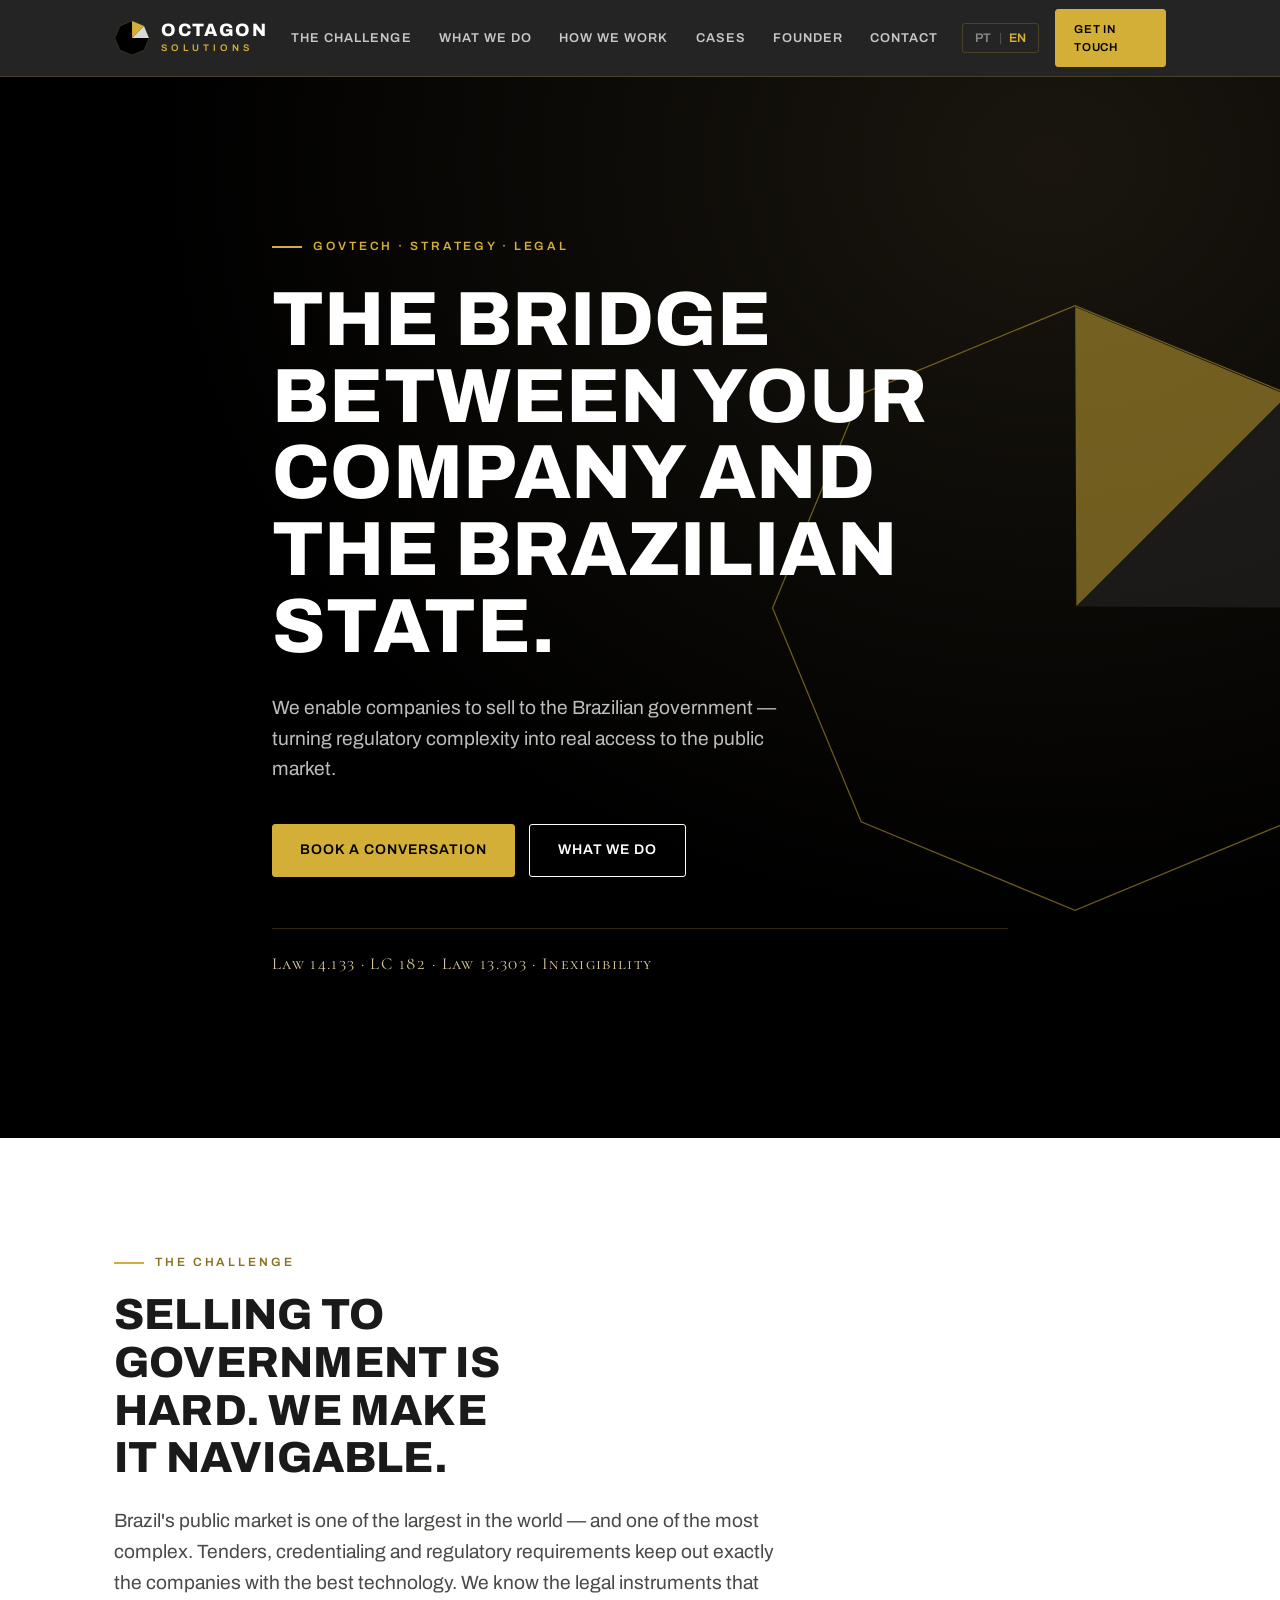
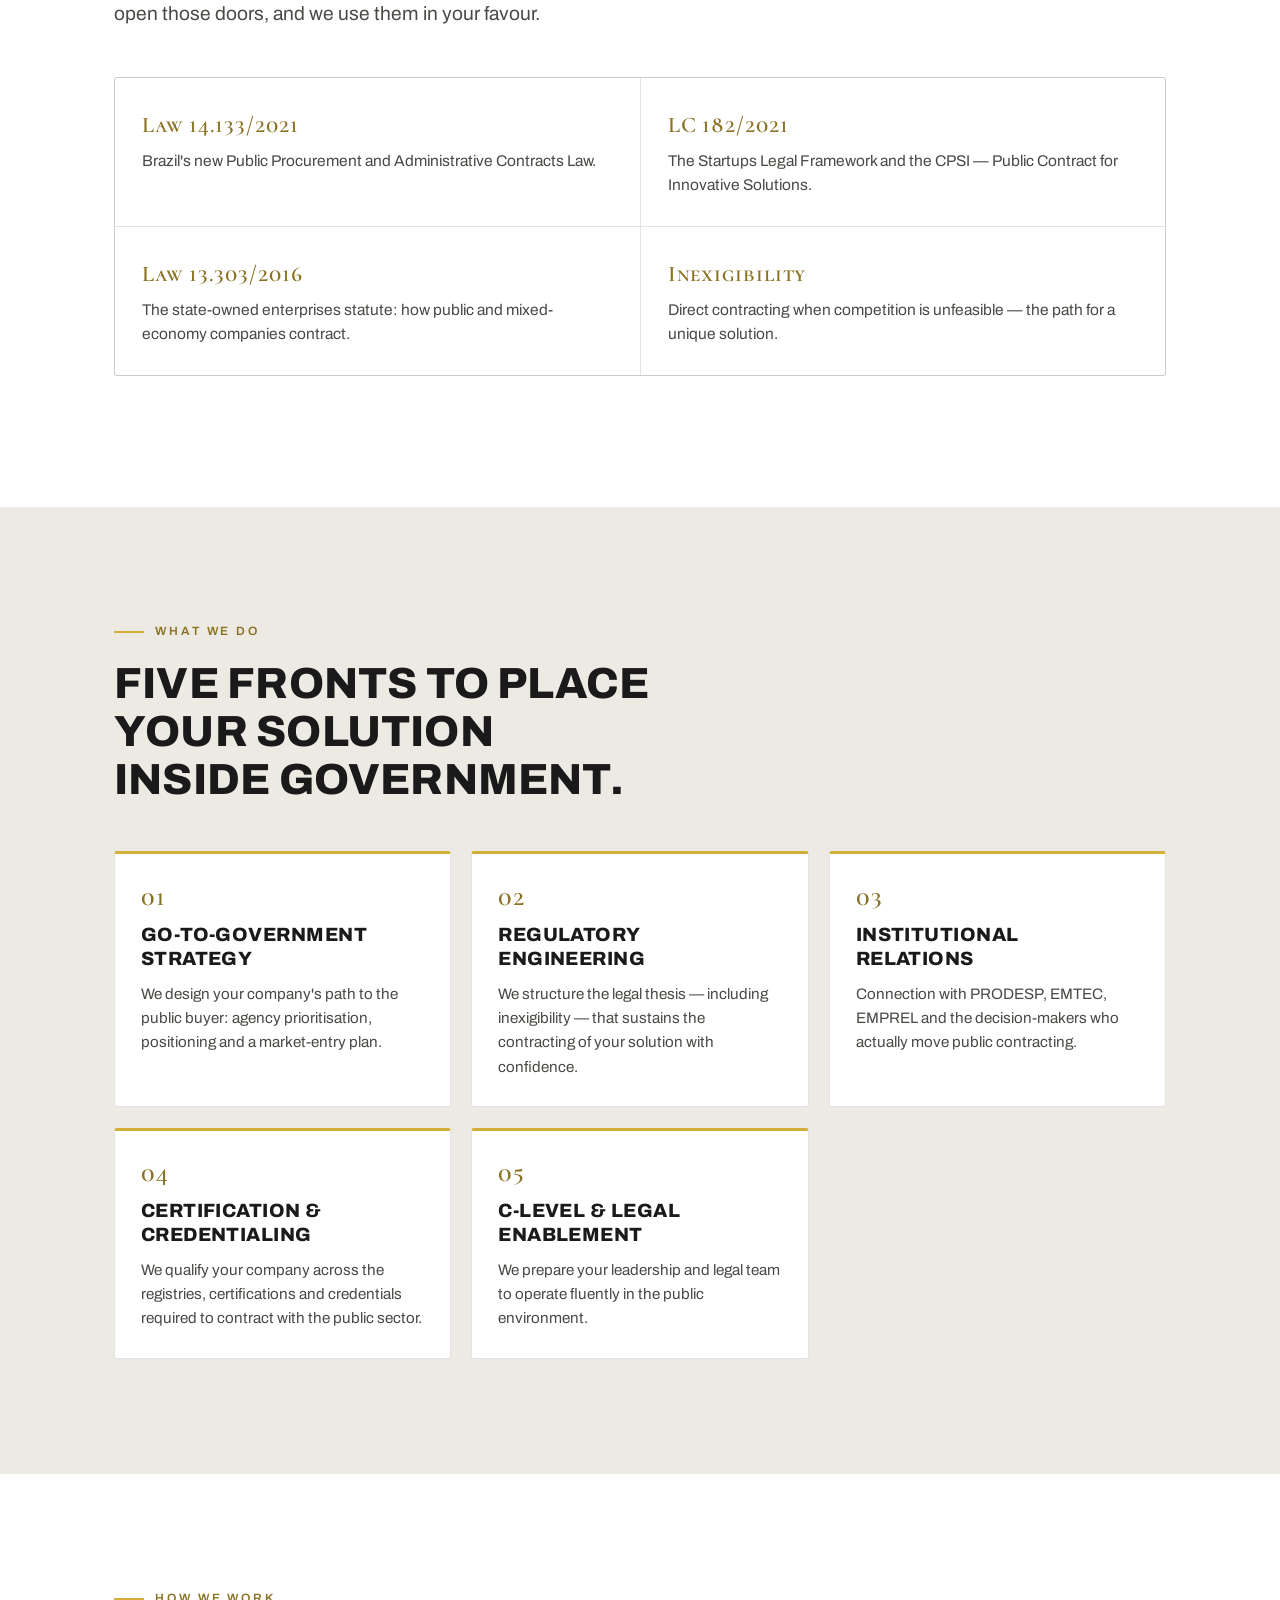
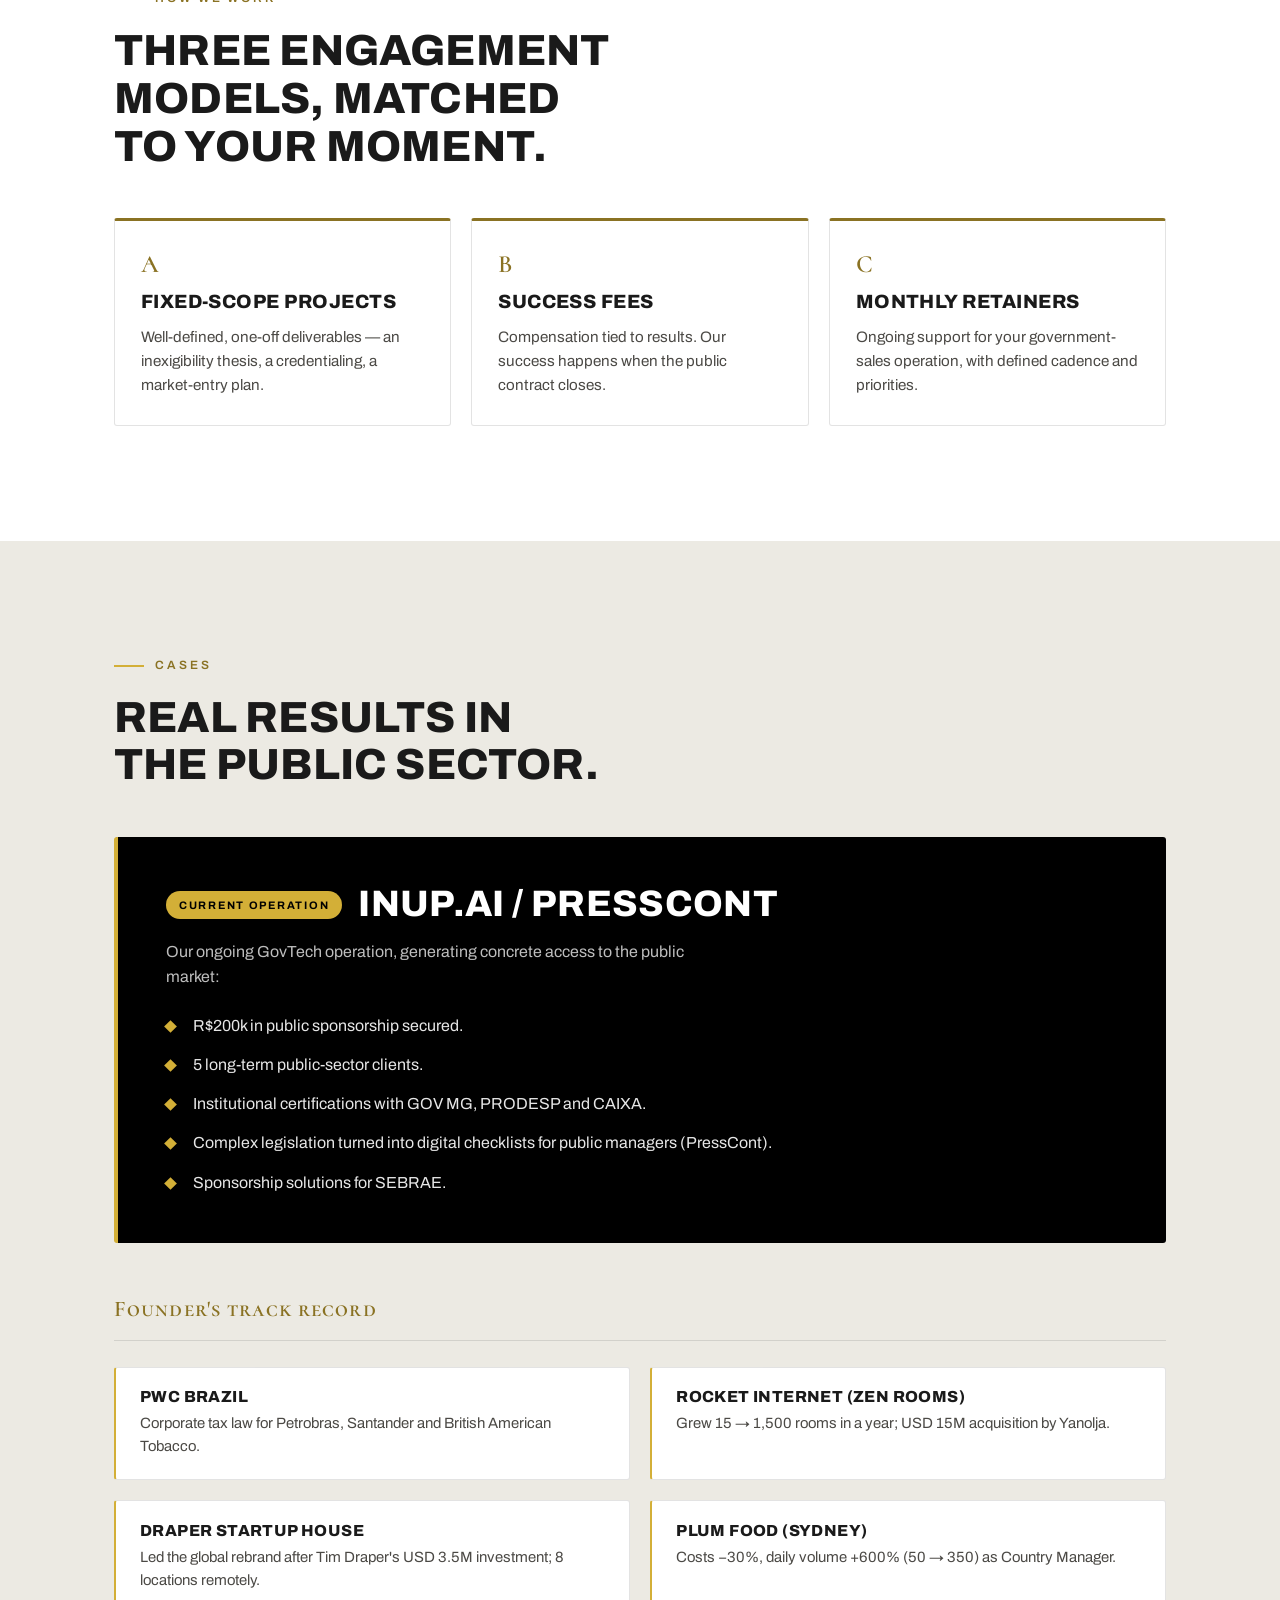
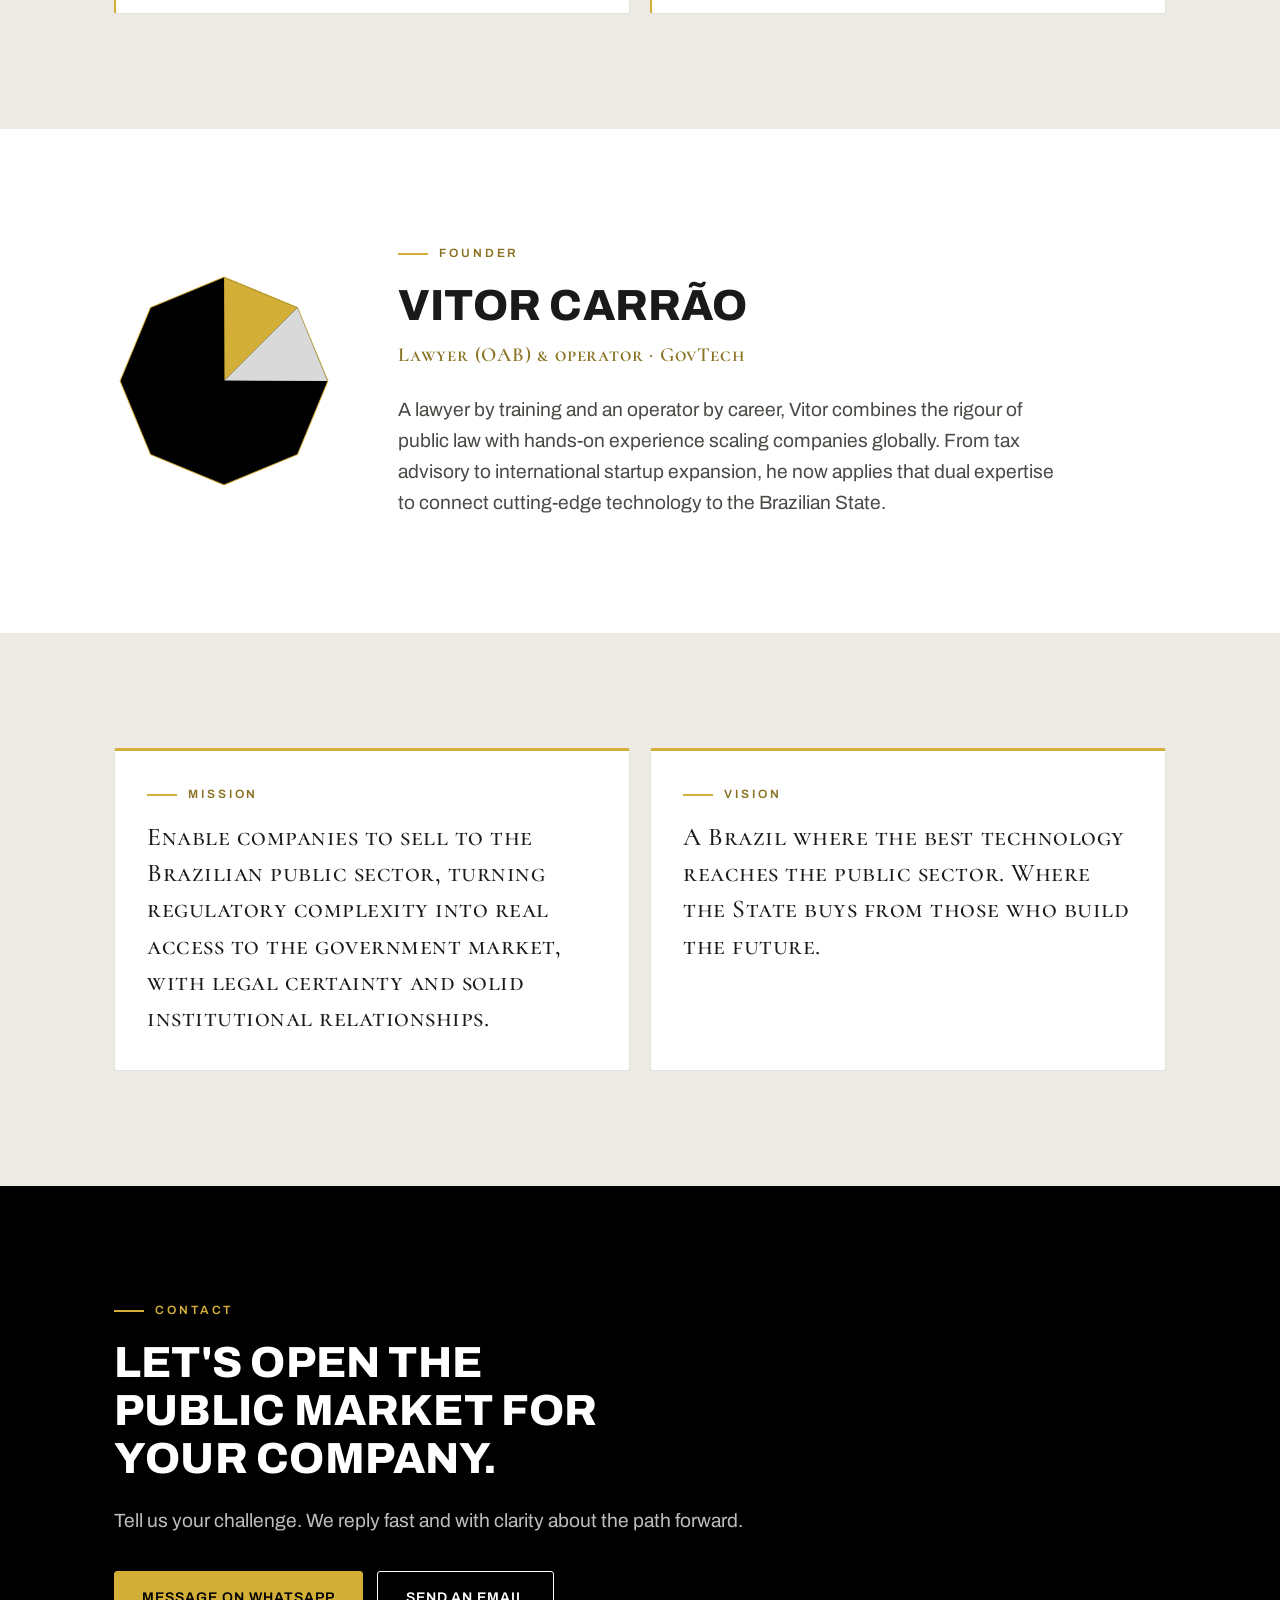
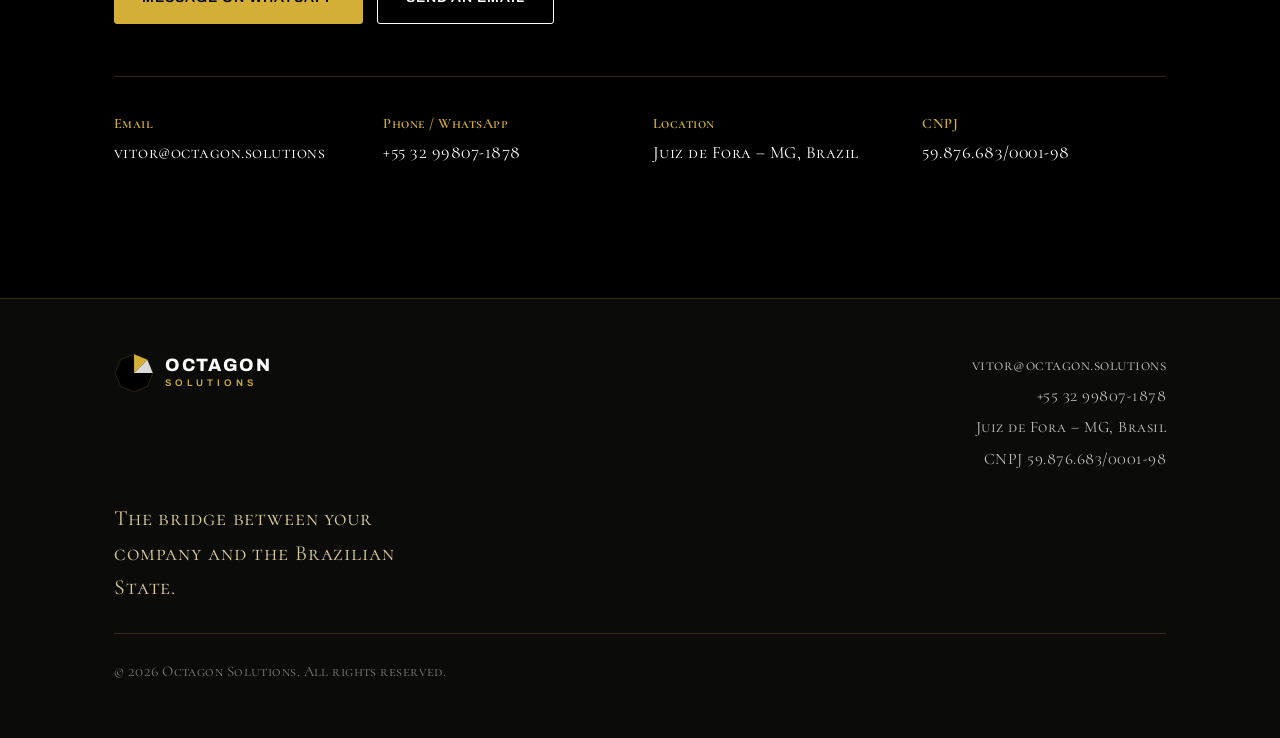
<file: index.html>
<!DOCTYPE html>
<!--
  Octagon Solutions — single-page bilingual marketing site.
  Plain HTML5 + CSS + vanilla JS, no build step. Layout ported from the
  approved standalone design; bilingual (PT-BR default / EN) is wired through
  data-i18n keys resolved by js/i18n.js + js/main.js.
-->
<html lang="pt-BR">
<head>
  <meta charset="UTF-8" />
  <meta name="viewport" content="width=device-width, initial-scale=1.0" />

  <!-- Google tag (gtag.js) — analytics property G-JXZ45PVSKP -->
  <script async src="https://www.googletagmanager.com/gtag/js?id=G-JXZ45PVSKP"></script>
  <script>
    window.dataLayer = window.dataLayer || [];
    function gtag() { dataLayer.push(arguments); }
    gtag('js', new Date());
    gtag('config', 'G-JXZ45PVSKP');
  </script>

  <title data-i18n="doc.title">Octagon Solutions — A ponte entre a sua empresa e o Estado brasileiro</title>
  <meta name="description" data-i18n-attr="content" data-i18n="doc.description"
        content="Habilitamos empresas a vender para o governo brasileiro, transformando a complexidade regulatória em acesso real ao mercado público." />

  <!-- Favicon -->
  <link rel="icon" href="assets/favicon.ico" sizes="any" />
  <link rel="icon" type="image/svg+xml" href="assets/logo.svg" />

  <!-- Fonts: Archivo (sans = the company) + Cormorant (serif = the State) -->
  <link rel="preconnect" href="https://fonts.googleapis.com" />
  <link rel="preconnect" href="https://fonts.gstatic.com" crossorigin />
  <link href="https://fonts.googleapis.com/css2?family=Archivo:wght@400;600;800&family=Cormorant:ital,wght@0,400;0,500;0,600;1,400&display=swap" rel="stylesheet" />

  <link rel="stylesheet" href="css/styles.css" />
</head>

<body>
  <a class="skip-link" href="#challenge" data-i18n="a11y.skip">Pular para o conteúdo</a>

  <!-- ========================= HEADER ========================= -->
  <header class="header" id="header">
    <div class="container header-inner">
      <a class="brand" href="#top" aria-label="Octagon Solutions — início">
        <span aria-hidden="true">
          <svg viewBox="1224 1224 7275 7275" xmlns="http://www.w3.org/2000/svg"><path d="M2430.68 2430.68L4861.36 1423.86L7292.04 2430.68L8298.86 4861.36L7292.04 7292.04L4861.36 8298.86L2430.68 7292.04L1423.86 4861.36L2430.68 2430.68Z" fill="#000" stroke="#D3AF37" stroke-width="33"></path><path d="M4863.72 1438.71L6074.72 1943.21L7280.22 2443.21L4877.33 4845.8L4863.72 1438.71Z" fill="#D3AF37"></path><path d="M8281.22 4861.71L7284.22 2436.71L4877.32 4845.8L8281.22 4861.71Z" fill="#D9D9D9"></path></svg>
        </span>
        <span class="brand-text">
          <span class="brand-name">OCTAGON</span>
          <span class="brand-sub">SOLUTIONS</span>
        </span>
      </a>

      <nav class="nav" aria-label="Navegação principal">
        <a href="#challenge" data-i18n="nav.challenge">O desafio</a>
        <a href="#services" data-i18n="nav.services">O que fazemos</a>
        <a href="#process" data-i18n="nav.process">Como atuamos</a>
        <a href="#cases" data-i18n="nav.cases">Cases</a>
        <a href="#founder" data-i18n="nav.founder">Fundador</a>
        <a href="#contact" data-i18n="nav.contact">Contato</a>
      </nav>

      <div class="header-actions">
        <button class="lang" id="lang" type="button" aria-label="Mudar idioma" data-i18n-attr="aria-label" data-i18n="nav.langToggle"><span class="on" data-lang="pt">PT</span><span class="sep">|</span><span data-lang="en">EN</span></button>
        <a class="btn btn--gold" href="#contact" data-i18n="nav.cta">Fale conosco</a>
      </div>

      <button class="burger" id="burger" type="button" aria-label="Abrir menu" aria-expanded="false"><span></span><span></span><span></span></button>
    </div>

    <div class="mobile" id="mobile">
      <nav>
        <a href="#challenge" data-i18n="nav.challenge">O desafio</a>
        <a href="#services" data-i18n="nav.services">O que fazemos</a>
        <a href="#process" data-i18n="nav.process">Como atuamos</a>
        <a href="#cases" data-i18n="nav.cases">Cases</a>
        <a href="#founder" data-i18n="nav.founder">Fundador</a>
        <a href="#contact" data-i18n="nav.contact">Contato</a>
        <a class="btn btn--gold" href="#contact" data-i18n="nav.cta">Fale conosco</a>
      </nav>
    </div>
  </header>

  <main id="top">

    <!-- ========================= HERO ========================= -->
    <section class="hero">
      <div class="container hero-inner">
        <p class="eyebrow eyebrow--gold reveal" data-i18n="hero.eyebrow">GovTech · Estratégia · Jurídico</p>
        <h1 class="reveal d1" data-i18n="hero.title">A ponte entre a sua empresa e o Estado brasileiro.</h1>
        <p class="hero-sub reveal d2" data-i18n="hero.subhead">Habilitamos empresas a vender para o governo brasileiro — transformando a complexidade regulatória em acesso real ao mercado público.</p>
        <div class="hero-actions reveal d3">
          <a class="btn btn--gold" href="#contact" data-i18n="hero.ctaPrimary">Agende uma conversa</a>
          <a class="btn btn--ghost" href="#services" data-i18n="hero.ctaSecondary">O que fazemos</a>
        </div>
        <p class="hero-meta reveal d4" data-i18n="hero.meta">Lei 14.133 · LC 182 · Lei 13.303 · Inexigibilidade</p>
      </div>
      <span class="hero-watermark" aria-hidden="true">
        <svg viewBox="1224 1224 7275 7275" width="100%" xmlns="http://www.w3.org/2000/svg"><path d="M2430.68 2430.68L4861.36 1423.86L7292.04 2430.68L8298.86 4861.36L7292.04 7292.04L4861.36 8298.86L2430.68 7292.04L1423.86 4861.36L2430.68 2430.68Z" fill="none" stroke="#D3AF37" stroke-width="14"></path><path d="M4863.72 1438.71L6074.72 1943.21L7280.22 2443.21L4877.33 4845.8L4863.72 1438.71Z" fill="#D3AF37"></path><path d="M8281.22 4861.71L7284.22 2436.71L4877.32 4845.8L8281.22 4861.71Z" fill="#2A2A2A"></path></svg>
      </span>
    </section>

    <!-- ========================= CHALLENGE ========================= -->
    <section class="section" id="challenge">
      <div class="container">
        <p class="eyebrow reveal" data-i18n="challenge.eyebrow">O desafio</p>
        <h2 class="h2 reveal" data-i18n="challenge.title">Vender para o governo é difícil. Nós tornamos navegável.</h2>
        <p class="lead reveal" data-i18n="challenge.body">O mercado público brasileiro é um dos maiores do mundo — e um dos mais complexos. Licitações, credenciamentos e exigências regulatórias afastam justamente quem tem a melhor tecnologia. Conhecemos os instrumentos legais que abrem essas portas e os usamos a favor da sua empresa.</p>
        <dl class="instruments reveal">
          <div class="instrument"><dt data-i18n="challenge.i1.term">Lei 14.133/2021</dt><dd data-i18n="challenge.i1.desc">Nova Lei de Licitações e Contratos Administrativos.</dd></div>
          <div class="instrument"><dt data-i18n="challenge.i2.term">LC 182/2021</dt><dd data-i18n="challenge.i2.desc">Marco Legal das Startups e o CPSI — Contrato Público para Solução Inovadora.</dd></div>
          <div class="instrument"><dt data-i18n="challenge.i3.term">Lei 13.303/2016</dt><dd data-i18n="challenge.i3.desc">Estatuto das estatais: como contratam empresas públicas e de economia mista.</dd></div>
          <div class="instrument"><dt data-i18n="challenge.i4.term">Inexigibilidade</dt><dd data-i18n="challenge.i4.desc">Contratação direta quando a competição é inviável — o caminho da solução única.</dd></div>
        </dl>
      </div>
    </section>

    <!-- ========================= SERVICES ========================= -->
    <section class="section section--paper" id="services">
      <div class="container">
        <p class="eyebrow reveal" data-i18n="services.eyebrow">O que fazemos</p>
        <h2 class="h2 reveal" data-i18n="services.title">Cinco frentes para colocar a sua solução dentro do governo.</h2>
        <div class="grid-3">
          <article class="card reveal"><span class="card-num" aria-hidden="true">01</span><h3 data-i18n="services.s1.title">Estratégia Go-to-Government</h3><p data-i18n="services.s1.desc">Desenhamos o caminho da sua empresa até o comprador público: priorização de órgãos, posicionamento e plano de entrada no mercado.</p></article>
          <article class="card reveal d1"><span class="card-num" aria-hidden="true">02</span><h3 data-i18n="services.s2.title">Engenharia regulatória</h3><p data-i18n="services.s2.desc">Estruturamos a tese jurídica — inclusive inexigibilidade — que sustenta a contratação da sua solução com segurança.</p></article>
          <article class="card reveal d2"><span class="card-num" aria-hidden="true">03</span><h3 data-i18n="services.s3.title">Relações institucionais</h3><p data-i18n="services.s3.desc">Conexão com PRODESP, EMTEC, EMPREL e os decisores que de fato movem a contratação pública.</p></article>
          <article class="card reveal"><span class="card-num" aria-hidden="true">04</span><h3 data-i18n="services.s4.title">Certificação e credenciamento</h3><p data-i18n="services.s4.desc">Habilitamos a sua empresa nos cadastros, certificações e credenciamentos exigidos para contratar com o setor público.</p></article>
          <article class="card reveal d1"><span class="card-num" aria-hidden="true">05</span><h3 data-i18n="services.s5.title">Capacitação C-level e jurídica</h3><p data-i18n="services.s5.desc">Preparamos a liderança e o jurídico da sua empresa para operar com fluência no ambiente público.</p></article>
        </div>
      </div>
    </section>

    <!-- ========================= PROCESS ========================= -->
    <section class="section" id="process">
      <div class="container">
        <p class="eyebrow reveal" data-i18n="process.eyebrow">Como atuamos</p>
        <h2 class="h2 reveal" data-i18n="process.title">Três modelos de engajamento, conforme o seu momento.</h2>
        <div class="grid-3">
          <article class="card card--outline reveal"><span class="card-num" aria-hidden="true">A</span><h3 data-i18n="process.m1.title">Projetos de escopo fechado</h3><p data-i18n="process.m1.desc">Entregas pontuais e bem delimitadas — uma tese de inexigibilidade, um credenciamento, um plano de entrada.</p></article>
          <article class="card card--outline reveal d1"><span class="card-num" aria-hidden="true">B</span><h3 data-i18n="process.m2.title">Success fees</h3><p data-i18n="process.m2.desc">Remuneração atrelada a resultado. Nosso sucesso acontece quando o contrato público é fechado.</p></article>
          <article class="card card--outline reveal d2"><span class="card-num" aria-hidden="true">C</span><h3 data-i18n="process.m3.title">Retainers mensais</h3><p data-i18n="process.m3.desc">Acompanhamento contínuo da sua operação de vendas ao governo, com cadência e prioridades definidas.</p></article>
        </div>
      </div>
    </section>

    <!-- ========================= CASES ========================= -->
    <section class="section section--paper" id="cases">
      <div class="container">
        <p class="eyebrow reveal" data-i18n="cases.eyebrow">Cases</p>
        <h2 class="h2 reveal" data-i18n="cases.title">Resultados reais no setor público.</h2>
        <article class="case reveal">
          <div class="case-head">
            <span class="tag" data-i18n="cases.hero.tag">Operação atual</span>
            <h3 class="case-title" data-i18n="cases.hero.title">inup.ai / PressCont</h3>
          </div>
          <p class="case-desc" data-i18n="cases.hero.desc">Nossa operação de GovTech em curso, gerando acesso concreto ao mercado público:</p>
          <ul class="case-points">
            <li data-i18n="cases.hero.p1">R$200 mil em patrocínio público captados.</li>
            <li data-i18n="cases.hero.p2">5 clientes públicos de longo prazo.</li>
            <li data-i18n="cases.hero.p3">Certificações institucionais com GOV MG, PRODESP e CAIXA.</li>
            <li data-i18n="cases.hero.p4">Legislação complexa transformada em checklists digitais para gestores públicos (PressCont).</li>
            <li data-i18n="cases.hero.p5">Soluções de patrocínio para o SEBRAE.</li>
          </ul>
        </article>
        <p class="track-label reveal" data-i18n="cases.track.label">Trajetória do fundador</p>
        <div class="track">
          <article class="track-item reveal"><h4 data-i18n="cases.track.t1.org">PwC Brasil</h4><p data-i18n="cases.track.t1.desc">Direito tributário corporativo para Petrobras, Santander e British American Tobacco.</p></article>
          <article class="track-item reveal d1"><h4 data-i18n="cases.track.t2.org">Rocket Internet (ZEN Rooms)</h4><p data-i18n="cases.track.t2.desc">Crescimento de 15 → 1.500 quartos em um ano; aquisição de USD 15M pela Yanolja.</p></article>
          <article class="track-item reveal"><h4 data-i18n="cases.track.t3.org">Draper Startup House</h4><p data-i18n="cases.track.t3.desc">Liderou o rebrand global após o investimento de USD 3,5M de Tim Draper; 8 unidades remotamente.</p></article>
          <article class="track-item reveal d1"><h4 data-i18n="cases.track.t4.org">Plum Food (Sydney)</h4><p data-i18n="cases.track.t4.desc">Custos −30%, volume diário +600% (50 → 350) como Country Manager.</p></article>
        </div>
      </div>
    </section>

    <!-- ========================= FOUNDER ========================= -->
    <section class="section" id="founder">
      <div class="container founder">
        <div class="founder-mark reveal" aria-hidden="true">
          <svg viewBox="1224 1224 7275 7275" width="100%" xmlns="http://www.w3.org/2000/svg"><path d="M2430.68 2430.68L4861.36 1423.86L7292.04 2430.68L8298.86 4861.36L7292.04 7292.04L4861.36 8298.86L2430.68 7292.04L1423.86 4861.36L2430.68 2430.68Z" fill="#000" stroke="#D3AF37" stroke-width="33"></path><path d="M4863.72 1438.71L6074.72 1943.21L7280.22 2443.21L4877.33 4845.8L4863.72 1438.71Z" fill="#D3AF37"></path><path d="M8281.22 4861.71L7284.22 2436.71L4877.32 4845.8L8281.22 4861.71Z" fill="#D9D9D9"></path></svg>
        </div>
        <div class="reveal d1">
          <p class="eyebrow" data-i18n="founder.eyebrow">Fundador</p>
          <h2 class="h2" data-i18n="founder.name">Vitor Carrão</h2>
          <p class="founder-role" data-i18n="founder.role">Advogado (OAB) e operador · GovTech</p>
          <p class="lead" data-i18n="founder.body">Advogado de formação e operador de carreira, Vitor uniu o rigor jurídico do direito público à experiência de escalar empresas globalmente. Da consultoria tributária à expansão internacional de startups, hoje aplica essa dupla competência para conectar tecnologia de ponta ao Estado brasileiro.</p>
        </div>
      </div>
    </section>

    <!-- ========================= MISSION & VISION ========================= -->
    <section class="section section--paper" id="mission">
      <div class="container mv">
        <article class="mv-card reveal"><p class="eyebrow" data-i18n="mv.mission.label">Missão</p><p class="mv-text" data-i18n="mv.mission.text">Habilitar empresas a vender para o setor público brasileiro, transformando a complexidade regulatória em acesso real ao mercado governamental, com segurança jurídica e relações institucionais sólidas.</p></article>
        <article class="mv-card reveal d1"><p class="eyebrow" data-i18n="mv.vision.label">Visão</p><p class="mv-text" data-i18n="mv.vision.text">Um Brasil em que a melhor tecnologia chega ao poder público. Onde o Estado compra de quem constrói o futuro.</p></article>
      </div>
    </section>

    <!-- ========================= CONTACT ========================= -->
    <section class="section section--dark" id="contact">
      <div class="container">
        <p class="eyebrow eyebrow--gold reveal" data-i18n="contact.eyebrow">Contato</p>
        <h2 class="h2 reveal" data-i18n="contact.title">Vamos abrir o mercado público para a sua empresa.</h2>
        <p class="lead reveal" data-i18n="contact.subhead">Conte o seu desafio. Respondemos rápido e com clareza sobre o caminho.</p>
        <div class="contact-actions reveal d1">
          <!-- href is set by main.js with a localised, pre-filled message -->
          <a class="btn btn--gold" id="cta-whatsapp" href="https://wa.me/553298071878" target="_blank" rel="noopener" data-i18n="contact.whatsapp">Falar no WhatsApp</a>
          <a class="btn btn--ghost" id="cta-email" href="mailto:vitor@octagon.solutions" data-i18n="contact.email">Enviar e-mail</a>
        </div>
        <dl class="contact-grid reveal d2">
          <div><dt data-i18n="contact.label.email">E-mail</dt><dd><a href="mailto:vitor@octagon.solutions">vitor@octagon.solutions</a></dd></div>
          <div><dt data-i18n="contact.label.phone">Telefone / WhatsApp</dt><dd><a href="tel:+5532998071878">+55 32 99807-1878</a></dd></div>
          <div><dt data-i18n="contact.label.location">Localização</dt><dd data-i18n="contact.location.value">Juiz de Fora – MG, Brasil</dd></div>
          <div><dt>CNPJ</dt><dd>59.876.683/0001-98</dd></div>
        </dl>
      </div>
    </section>

  </main>

  <!-- ========================= FOOTER ========================= -->
  <footer class="footer">
    <div class="container footer-inner">
      <a class="brand" href="#top" aria-label="Octagon Solutions">
        <span aria-hidden="true">
          <svg viewBox="1224 1224 7275 7275" xmlns="http://www.w3.org/2000/svg"><path d="M2430.68 2430.68L4861.36 1423.86L7292.04 2430.68L8298.86 4861.36L7292.04 7292.04L4861.36 8298.86L2430.68 7292.04L1423.86 4861.36L2430.68 2430.68Z" fill="#000" stroke="#D3AF37" stroke-width="33"></path><path d="M4863.72 1438.71L6074.72 1943.21L7280.22 2443.21L4877.33 4845.8L4863.72 1438.71Z" fill="#D3AF37"></path><path d="M8281.22 4861.71L7284.22 2436.71L4877.32 4845.8L8281.22 4861.71Z" fill="#D9D9D9"></path></svg>
        </span>
        <span class="brand-text">
          <span class="brand-name">OCTAGON</span>
          <span class="brand-sub">SOLUTIONS</span>
        </span>
      </a>
      <address>
        <a href="mailto:vitor@octagon.solutions">vitor@octagon.solutions</a>
        <a href="tel:+5532998071878">+55 32 99807-1878</a>
        <span>Juiz de Fora – MG, Brasil</span>
        <span>CNPJ 59.876.683/0001-98</span>
      </address>
      <p class="footer-tagline" data-i18n="footer.tagline">A ponte entre a sua empresa e o Estado brasileiro.</p>
      <p class="footer-copy">© <span id="year">2026</span> Octagon Solutions. <span data-i18n="footer.rights">Todos os direitos reservados.</span></p>
    </div>
  </footer>

  <!-- Scripts: dictionary first, then behaviour. Deferred so HTML parses first. -->
  <script src="js/i18n.js" defer></script>
  <script src="js/main.js" defer></script>
</body>
</html>
</file>
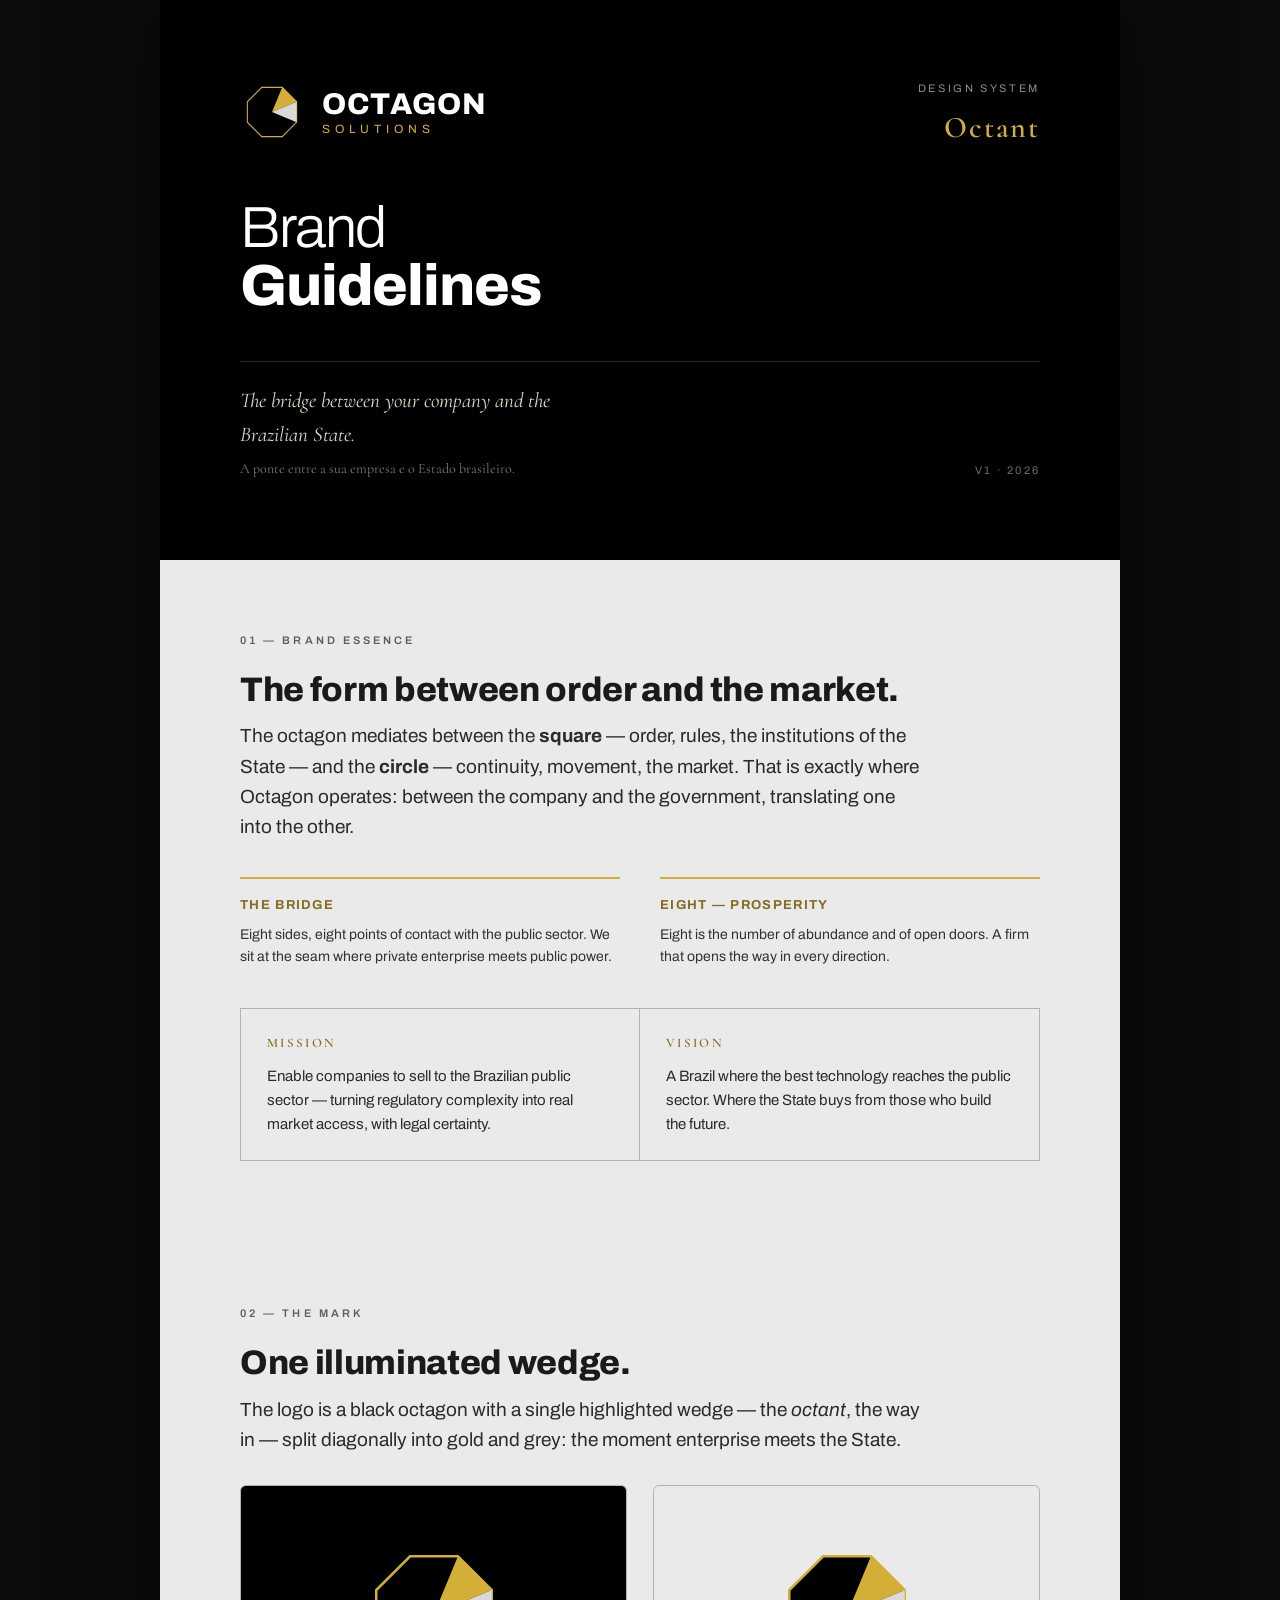
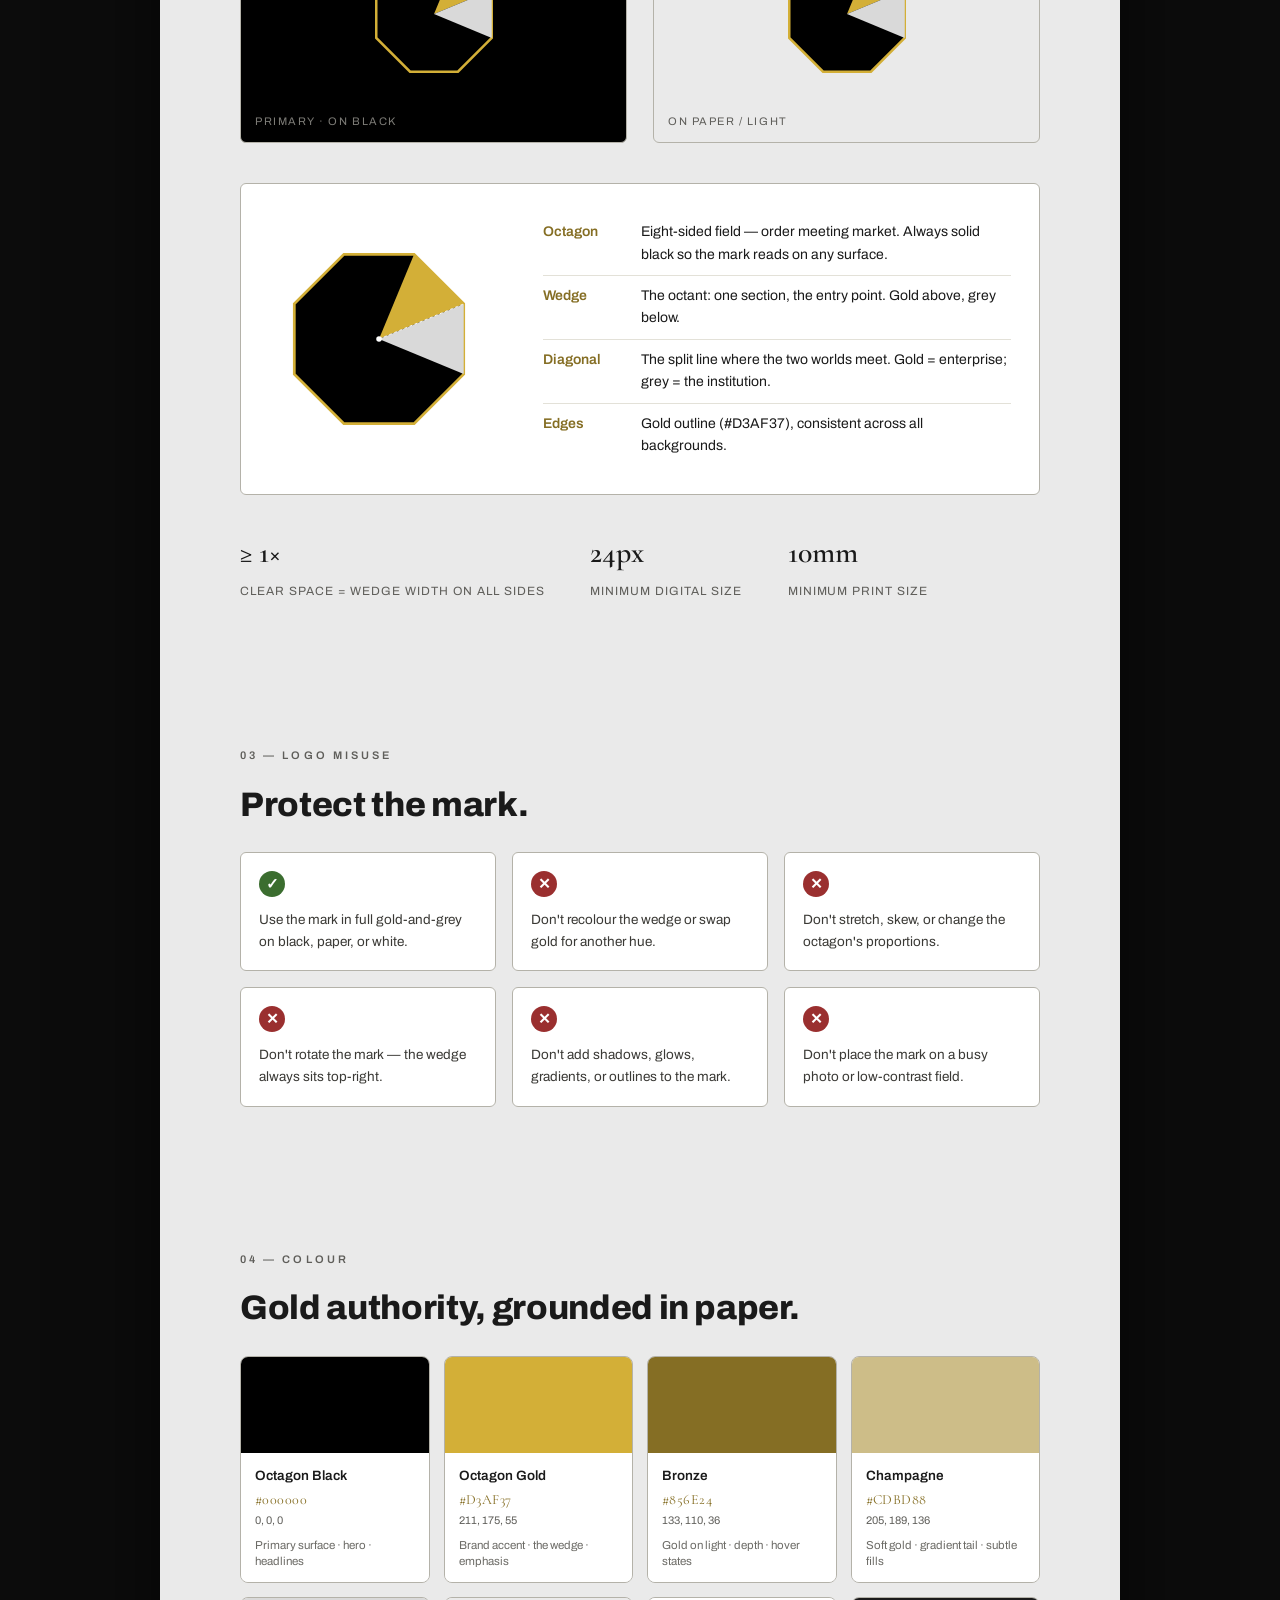
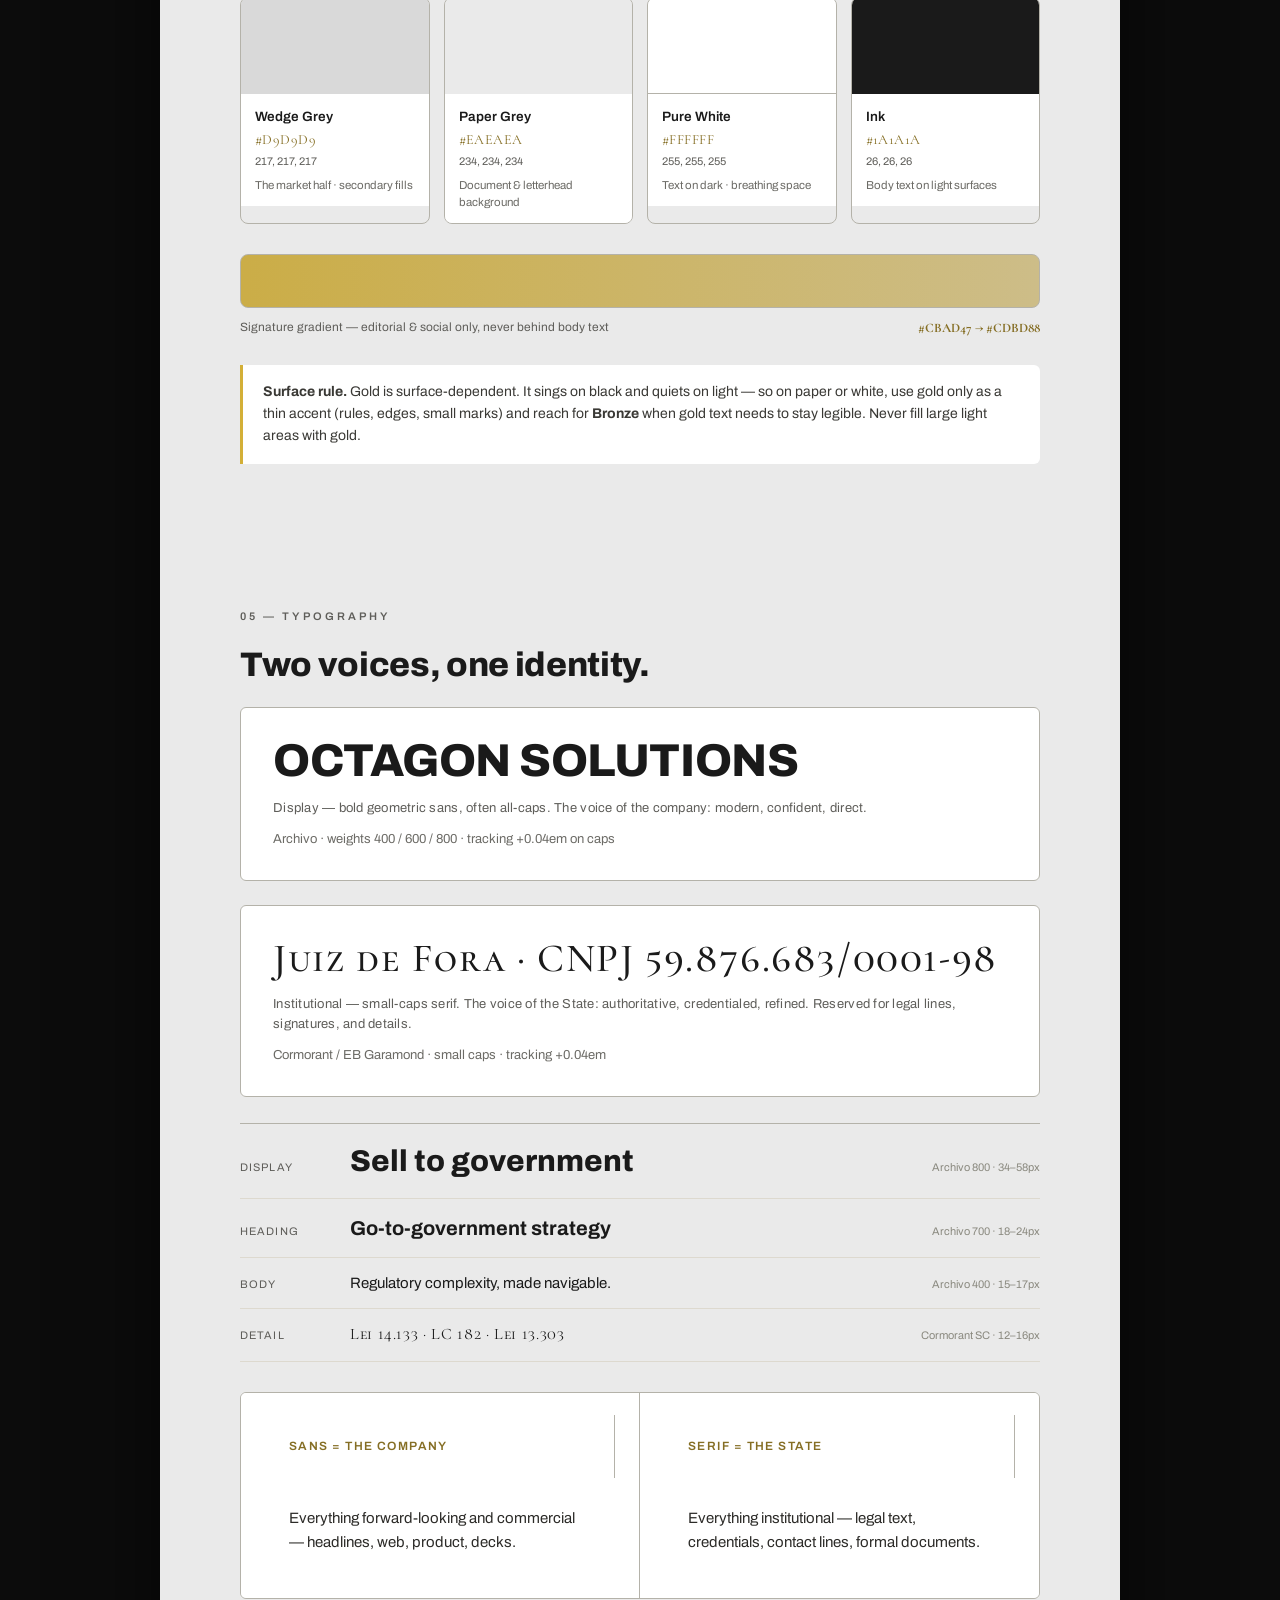
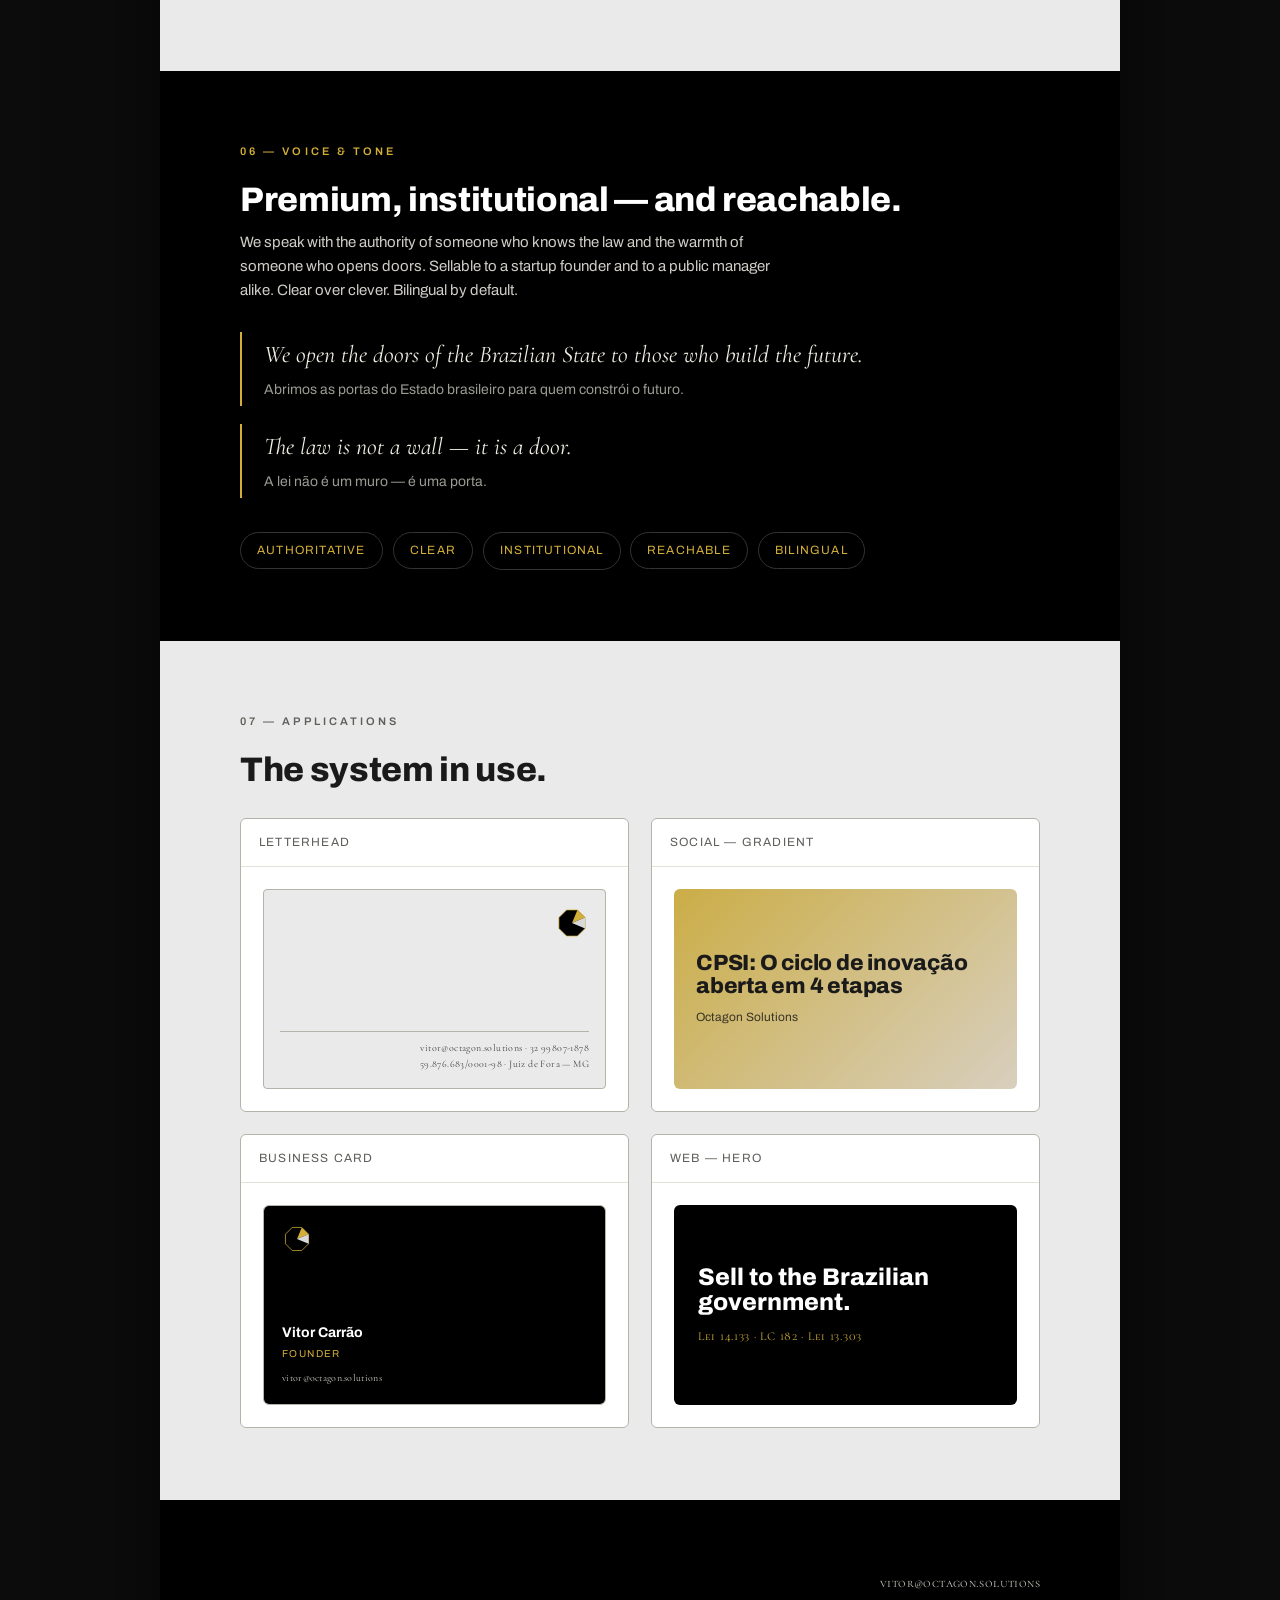
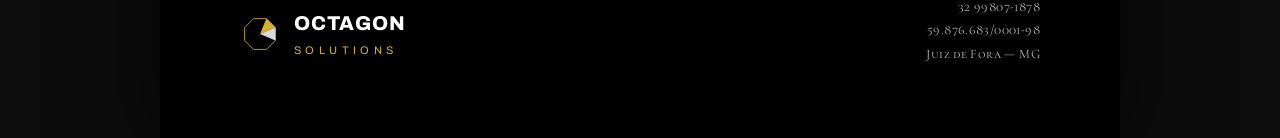
<file: Design/octagon-solutions-brand-guidelines.html>
<!DOCTYPE html>
<html lang="en">
<head>
<meta charset="UTF-8">
<meta name="viewport" content="width=device-width, initial-scale=1.0">
<title>Octagon Solutions — Brand Guidelines</title>
<link rel="preconnect" href="https://fonts.googleapis.com">
<link rel="preconnect" href="https://fonts.gstatic.com" crossorigin>
<link href="https://fonts.googleapis.com/css2?family=Archivo:wght@300;400;500;600;700;800&family=Cormorant:wght@400;500;600&display=swap" rel="stylesheet">
<style>
  :root{
    --black:#000000; --ink:#1A1A1A; --gold:#D3AF37; --bronze:#856E24;
    --champagne:#CDBD88; --wedge:#D9D9D9; --paper:#EAEAEA; --white:#FFFFFF;
    --line:#B4B2A9; --muted:#5F5E5A;
    --sans:'Archivo',sans-serif; --serif:'Cormorant',Georgia,serif;
  }
  *{margin:0;padding:0;box-sizing:border-box}
  html{scroll-behavior:smooth}
  body{font-family:var(--sans);background:#0c0c0c;color:var(--ink);line-height:1.6;-webkit-font-smoothing:antialiased}
  .doc{max-width:960px;margin:0 auto;background:var(--paper);box-shadow:0 0 80px rgba(0,0,0,.6)}
  section{padding:72px 80px;position:relative}
  .band-dark{background:var(--black);color:var(--white)}
  .eyebrow{font-size:11px;letter-spacing:.28em;text-transform:uppercase;color:var(--muted);font-weight:600;margin-bottom:22px}
  .band-dark .eyebrow{color:var(--gold)}
  h2{font-family:var(--sans);font-weight:800;font-size:34px;line-height:1.05;letter-spacing:-.01em;margin-bottom:8px}
  h3{font-weight:700;font-size:15px;letter-spacing:.04em;text-transform:uppercase;margin-bottom:14px}
  p{font-size:15px;color:#33322f}
  .band-dark p{color:#cfcdc6}
  .lead{font-size:19px;line-height:1.6;color:#2c2b28;max-width:62ch}
  .reveal{opacity:0;transform:translateY(14px);animation:rise .8s cubic-bezier(.2,.7,.2,1) forwards}
  @keyframes rise{to{opacity:1;transform:none}}

  /* COVER */
  .cover{min-height:560px;display:flex;flex-direction:column;justify-content:space-between;padding:80px}
  .cover-top{display:flex;justify-content:space-between;align-items:flex-start}
  .logo-lockup{display:flex;align-items:center;gap:18px}
  .wordmark{line-height:1}
  .wordmark .name{font-weight:800;font-size:30px;letter-spacing:.04em;color:var(--white)}
  .wordmark .sub{font-weight:400;font-size:12px;letter-spacing:.42em;color:var(--gold);margin-top:4px}
  .sys{ text-align:right;font-size:11px;letter-spacing:.24em;text-transform:uppercase;color:#8a8a86}
  .sys b{display:block;font-family:var(--serif);font-size:30px;letter-spacing:.06em;color:var(--gold);font-weight:600;text-transform:none;margin-top:6px}
  .cover-title{font-weight:300;font-size:58px;line-height:1;letter-spacing:-.02em;color:var(--white)}
  .cover-title b{font-weight:800;display:block}
  .cover-foot{display:flex;justify-content:space-between;align-items:flex-end;border-top:1px solid #2a2a2a;padding-top:22px}
  .tagline{font-family:var(--serif);font-size:21px;font-style:italic;color:#dcdac9;max-width:42ch}
  .tagline span{display:block;font-size:14px;color:#7c7b76;font-style:normal;margin-top:6px}

  /* ESSENCE */
  .essence-grid{display:grid;grid-template-columns:1fr 1fr;gap:40px;margin-top:34px}
  .pillar{border-top:2px solid var(--gold);padding-top:16px}
  .pillar h4{font-size:13px;letter-spacing:.1em;text-transform:uppercase;color:var(--bronze);margin-bottom:8px}
  .pillar p{font-size:14px}
  .mv{display:grid;grid-template-columns:1fr 1fr;gap:0;margin-top:40px;border:1px solid var(--line)}
  .mv div{padding:24px 26px}
  .mv div:first-child{border-right:1px solid var(--line)}
  .mv h4{font-family:var(--serif);font-size:13px;letter-spacing:.18em;text-transform:uppercase;color:var(--bronze);margin-bottom:10px;font-weight:600}
  .mv p{font-size:15px;color:#2c2b28}

  /* MARK */
  .mark-row{display:grid;grid-template-columns:1fr 1fr;gap:26px;margin-top:30px}
  .mark-tile{aspect-ratio:1.5;border:1px solid var(--line);display:flex;align-items:center;justify-content:center;border-radius:6px;position:relative}
  .mark-tile.on-black{background:var(--black)}
  .mark-tile.on-paper{background:var(--paper)}
  .mark-tile .cap{position:absolute;bottom:12px;left:14px;font-size:11px;letter-spacing:.14em;text-transform:uppercase}
  .on-black .cap{color:#7c7b76}.on-paper .cap{color:var(--muted)}
  .anat{display:grid;grid-template-columns:240px 1fr;gap:34px;align-items:center;margin-top:40px;background:#fff;border:1px solid var(--line);border-radius:6px;padding:28px}
  .anat ul{list-style:none}
  .anat li{font-size:14px;padding:9px 0;border-bottom:1px solid #e3e1d8;display:flex;gap:12px}
  .anat li:last-child{border-bottom:none}
  .anat li b{color:var(--bronze);min-width:86px;font-weight:600}
  .specs{display:flex;gap:46px;margin-top:34px;flex-wrap:wrap}
  .spec b{font-family:var(--serif);font-size:30px;color:var(--ink);font-weight:600;display:block}
  .spec span{font-size:12px;letter-spacing:.08em;text-transform:uppercase;color:var(--muted)}

  /* MISUSE */
  .dont-grid{display:grid;grid-template-columns:repeat(3,1fr);gap:16px;margin-top:30px}
  .dont{background:#fff;border:1px solid var(--line);border-radius:6px;padding:18px}
  .dont .mk{width:26px;height:26px;border-radius:50%;display:flex;align-items:center;justify-content:center;font-size:15px;font-weight:700;margin-bottom:12px;color:#fff}
  .dont.no .mk{background:#9a2f2f}.dont.yes .mk{background:#3b6d2f}
  .dont p{font-size:13.5px;color:#3a3935}

  /* COLOUR */
  .pal{display:grid;grid-template-columns:repeat(4,1fr);gap:14px;margin-top:30px}
  .sw{border-radius:8px;overflow:hidden;border:1px solid var(--line);cursor:pointer;transition:transform .18s ease}
  .sw:hover{transform:translateY(-3px)}
  .sw .chip{height:96px}
  .sw .meta{padding:12px 14px;background:#fff}
  .sw .nm{font-size:13.5px;font-weight:600;color:var(--ink)}
  .sw .hex{font-family:var(--serif);font-size:14px;color:var(--bronze);letter-spacing:.03em;margin-top:2px}
  .sw .rgb{font-size:11px;color:var(--muted);margin-top:1px}
  .sw .use{font-size:11.5px;color:#6c6b66;margin-top:7px;line-height:1.45}
  .grad-wrap{margin-top:30px}
  .grad-bar{height:54px;border-radius:8px;border:1px solid var(--line);background:linear-gradient(90deg,#CBAD47,#CDBD88)}
  .grad-cap{display:flex;justify-content:space-between;margin-top:10px;font-size:12px;color:var(--muted)}
  .grad-cap b{font-family:var(--serif);color:var(--bronze);font-size:13px}
  .surface-note{margin-top:26px;background:#fff;border-left:3px solid var(--gold);padding:16px 20px;border-radius:0 6px 6px 0}
  .surface-note p{font-size:14px;color:#3a3935}

  /* TYPE */
  .type-spec{background:#fff;border:1px solid var(--line);border-radius:6px;padding:30px 32px;margin-top:24px}
  .type-spec .big-sans{font-weight:800;font-size:46px;letter-spacing:-.01em;color:var(--ink);line-height:1}
  .type-spec .big-serif{font-family:var(--serif);font-size:40px;font-weight:500;color:var(--ink);font-variant:small-caps;letter-spacing:.04em;line-height:1.1}
  .type-spec .gloss{font-size:13px;color:var(--muted);margin-top:14px;letter-spacing:.02em}
  .type-spec .row{font-size:13px;color:#6c6b66;margin-top:10px}
  .scale{margin-top:26px;border-top:1px solid var(--line)}
  .scale .r{display:flex;align-items:baseline;gap:20px;padding:13px 0;border-bottom:1px solid #ddd9cf}
  .scale .r .lbl{font-size:11px;letter-spacing:.1em;text-transform:uppercase;color:var(--muted);min-width:90px}
  .scale .r .sm{font-size:11px;color:#8a897f;margin-left:auto}
  .principle{display:grid;grid-template-columns:1fr 1fr;gap:0;margin-top:30px;border:1px solid var(--line);border-radius:6px;overflow:hidden}
  .principle div{padding:22px 24px;background:#fff}
  .principle div:first-child{border-right:1px solid var(--line)}
  .principle .k{font-size:12px;letter-spacing:.12em;text-transform:uppercase;color:var(--bronze);font-weight:600;margin-bottom:6px}
  .principle .v{font-size:15px;color:#2c2b28}

  /* VOICE */
  .band-dark h2{color:#fff}
  .voice-lines{margin-top:30px;display:grid;gap:18px}
  .vl{border-left:2px solid var(--gold);padding:4px 0 4px 22px}
  .vl .en{font-family:var(--serif);font-size:24px;font-style:italic;color:#f0eee2}
  .vl .pt{font-size:14px;color:#9b9a93;margin-top:5px}
  .traits{display:flex;gap:10px;flex-wrap:wrap;margin-top:34px}
  .traits span{border:1px solid #333;color:var(--gold);font-size:12px;letter-spacing:.1em;text-transform:uppercase;padding:8px 16px;border-radius:40px}

  /* APPLICATIONS */
  .apps{display:grid;grid-template-columns:1fr 1fr;gap:22px;margin-top:30px}
  .app{background:#fff;border:1px solid var(--line);border-radius:6px;overflow:hidden}
  .app .head{padding:14px 18px;border-bottom:1px solid #e3e1d8;font-size:12px;letter-spacing:.1em;text-transform:uppercase;color:var(--muted)}
  .app .body{padding:22px;min-height:170px}
  .letter{background:var(--paper);height:200px;border:1px solid var(--line);border-radius:4px;padding:16px;display:flex;flex-direction:column;justify-content:space-between}
  .letter .lt{display:flex;justify-content:flex-end}
  .letter .lb{text-align:right;font-family:var(--serif);font-size:10px;color:#444;letter-spacing:.04em;border-top:1px solid var(--line);padding-top:8px}
  .post{height:200px;border-radius:6px;background:linear-gradient(135deg,#CBAD47,#D8CFBE);padding:22px;display:flex;flex-direction:column;justify-content:center}
  .post b{font-weight:800;font-size:22px;color:#1a1a1a;line-height:1.05;letter-spacing:-.01em}
  .post small{font-size:12px;color:#3a3526;margin-top:10px;display:block}
  .card-mini{height:200px;display:flex;gap:0;border-radius:6px;overflow:hidden;border:1px solid var(--line)}
  .card-mini .front{background:var(--black);flex:1;padding:18px;display:flex;flex-direction:column;justify-content:space-between}
  .card-mini .nm{color:#fff;font-weight:700;font-size:14px}.card-mini .rl{color:var(--gold);font-size:10px;letter-spacing:.14em;text-transform:uppercase;margin-top:2px}
  .card-mini .det{font-family:var(--serif);font-size:10px;color:#cfcdc6;letter-spacing:.03em}

  /* FOOTER */
  .foot{display:flex;justify-content:space-between;align-items:flex-end;flex-wrap:wrap;gap:24px}
  .foot .fl .name{font-weight:800;font-size:20px;letter-spacing:.04em;color:#fff}
  .foot .fl .sub{font-size:11px;letter-spacing:.4em;color:var(--gold);margin-top:3px}
  .foot .fr{text-align:right;font-family:var(--serif);font-size:13px;color:#bdbcb5;line-height:1.8;letter-spacing:.03em;font-variant:small-caps}
  .toast{position:fixed;bottom:24px;left:50%;transform:translateX(-50%) translateY(20px);background:var(--ink);color:#fff;font-size:13px;padding:10px 18px;border-radius:30px;opacity:0;transition:.3s;pointer-events:none;z-index:50}
  .toast.on{opacity:1;transform:translateX(-50%) translateY(0)}

  @media (max-width:760px){
    section{padding:48px 28px}.cover{padding:40px 28px}
    .essence-grid,.mv,.mark-row,.anat,.principle,.apps{grid-template-columns:1fr}
    .anat{grid-template-columns:1fr}.dont-grid{grid-template-columns:1fr}.pal{grid-template-columns:1fr 1fr}
    .cover-title{font-size:40px}.mv div:first-child,.principle div:first-child{border-right:none;border-bottom:1px solid var(--line)}
  }
  @media print{
    body{background:#fff}.doc{box-shadow:none;max-width:100%}.reveal{opacity:1;transform:none;animation:none}
    section{padding:40px 44px;page-break-inside:avoid}.toast{display:none}
    .sw:hover{transform:none}
  }
</style>
</head>
<body>
<div class="doc">

  <!-- COVER -->
  <section class="band-dark cover">
    <div class="cover-top reveal">
      <div class="logo-lockup">
        <svg width="64" height="64" viewBox="0 0 240 240" aria-label="Octagon Solutions mark">
          <polygon points="212.4,158.3 158.3,212.4 81.7,212.4 27.6,158.3 27.6,81.7 81.7,27.6 158.3,27.6 212.4,81.7" fill="#000" stroke="#D3AF37" stroke-width="4"/>
          <polygon points="120,120 158.3,27.6 212.4,81.7" fill="#D3AF37"/>
          <polygon points="120,120 212.4,81.7 212.4,158.3" fill="#D9D9D9"/>
        </svg>
        <div class="wordmark"><div class="name">OCTAGON</div><div class="sub">SOLUTIONS</div></div>
      </div>
      <div class="sys">Design system<b>Octant</b></div>
    </div>
    <div class="cover-title reveal" style="animation-delay:.1s">Brand<b>Guidelines</b></div>
    <div class="cover-foot reveal" style="animation-delay:.2s">
      <div class="tagline">The bridge between your company and the Brazilian State.<span>A ponte entre a sua empresa e o Estado brasileiro.</span></div>
      <div style="font-size:11px;letter-spacing:.2em;color:#6c6b66;text-transform:uppercase">v1 · 2026</div>
    </div>
  </section>

  <!-- ESSENCE -->
  <section>
    <div class="eyebrow reveal">01 — Brand essence</div>
    <h2 class="reveal">The form between order and the market.</h2>
    <p class="lead reveal" style="margin-top:14px">The octagon mediates between the <b>square</b> — order, rules, the institutions of the State — and the <b>circle</b> — continuity, movement, the market. That is exactly where Octagon operates: between the company and the government, translating one into the other.</p>
    <div class="essence-grid">
      <div class="pillar reveal"><h4>The bridge</h4><p>Eight sides, eight points of contact with the public sector. We sit at the seam where private enterprise meets public power.</p></div>
      <div class="pillar reveal" style="animation-delay:.08s"><h4>Eight — prosperity</h4><p>Eight is the number of abundance and of open doors. A firm that opens the way in every direction.</p></div>
    </div>
    <div class="mv reveal">
      <div><h4>Mission</h4><p>Enable companies to sell to the Brazilian public sector — turning regulatory complexity into real market access, with legal certainty.</p></div>
      <div><h4>Vision</h4><p>A Brazil where the best technology reaches the public sector. Where the State buys from those who build the future.</p></div>
    </div>
  </section>

  <!-- THE MARK -->
  <section>
    <div class="eyebrow reveal">02 — The mark</div>
    <h2 class="reveal">One illuminated wedge.</h2>
    <p class="lead reveal" style="margin-top:14px">The logo is a black octagon with a single highlighted wedge — the <i>octant</i>, the way in — split diagonally into gold and grey: the moment enterprise meets the State.</p>
    <div class="mark-row">
      <div class="mark-tile on-black reveal">
        <svg width="150" height="150" viewBox="0 0 240 240" aria-label="Mark on black">
          <polygon points="212.4,158.3 158.3,212.4 81.7,212.4 27.6,158.3 27.6,81.7 81.7,27.6 158.3,27.6 212.4,81.7" fill="#000" stroke="#D3AF37" stroke-width="4"/>
          <polygon points="120,120 158.3,27.6 212.4,81.7" fill="#D3AF37"/>
          <polygon points="120,120 212.4,81.7 212.4,158.3" fill="#D9D9D9"/>
        </svg>
        <span class="cap">Primary · on black</span>
      </div>
      <div class="mark-tile on-paper reveal" style="animation-delay:.08s">
        <svg width="150" height="150" viewBox="0 0 240 240" aria-label="Mark on paper">
          <polygon points="212.4,158.3 158.3,212.4 81.7,212.4 27.6,158.3 27.6,81.7 81.7,27.6 158.3,27.6 212.4,81.7" fill="#000" stroke="#D3AF37" stroke-width="4"/>
          <polygon points="120,120 158.3,27.6 212.4,81.7" fill="#D3AF37"/>
          <polygon points="120,120 212.4,81.7 212.4,158.3" fill="#D9D9D9"/>
        </svg>
        <span class="cap">On paper / light</span>
      </div>
    </div>
    <div class="anat reveal">
      <svg width="220" height="220" viewBox="0 0 240 240" aria-label="Mark construction">
        <polygon points="212.4,158.3 158.3,212.4 81.7,212.4 27.6,158.3 27.6,81.7 81.7,27.6 158.3,27.6 212.4,81.7" fill="#000" stroke="#D3AF37" stroke-width="3"/>
        <polygon points="120,120 158.3,27.6 212.4,81.7" fill="#D3AF37"/>
        <polygon points="120,120 212.4,81.7 212.4,158.3" fill="#D9D9D9"/>
        <circle cx="120" cy="120" r="3" fill="#fff"/>
        <line x1="120" y1="120" x2="212.4" y2="81.7" stroke="#fff" stroke-width="1" stroke-dasharray="3 3"/>
      </svg>
      <ul>
        <li><b>Octagon</b> Eight-sided field — order meeting market. Always solid black so the mark reads on any surface.</li>
        <li><b>Wedge</b> The octant: one section, the entry point. Gold above, grey below.</li>
        <li><b>Diagonal</b> The split line where the two worlds meet. Gold = enterprise; grey = the institution.</li>
        <li><b>Edges</b> Gold outline (#D3AF37), consistent across all backgrounds.</li>
      </ul>
    </div>
    <div class="specs">
      <div class="spec reveal"><b>≥ 1×</b><span>Clear space = wedge width on all sides</span></div>
      <div class="spec reveal" style="animation-delay:.06s"><b>24px</b><span>Minimum digital size</span></div>
      <div class="spec reveal" style="animation-delay:.12s"><b>10mm</b><span>Minimum print size</span></div>
    </div>
  </section>

  <!-- MISUSE -->
  <section>
    <div class="eyebrow reveal">03 — Logo misuse</div>
    <h2 class="reveal">Protect the mark.</h2>
    <div class="dont-grid">
      <div class="dont yes reveal"><div class="mk">✓</div><p>Use the mark in full gold-and-grey on black, paper, or white.</p></div>
      <div class="dont no reveal" style="animation-delay:.04s"><div class="mk">✕</div><p>Don't recolour the wedge or swap gold for another hue.</p></div>
      <div class="dont no reveal" style="animation-delay:.08s"><div class="mk">✕</div><p>Don't stretch, skew, or change the octagon's proportions.</p></div>
      <div class="dont no reveal" style="animation-delay:.12s"><div class="mk">✕</div><p>Don't rotate the mark — the wedge always sits top-right.</p></div>
      <div class="dont no reveal" style="animation-delay:.16s"><div class="mk">✕</div><p>Don't add shadows, glows, gradients, or outlines to the mark.</p></div>
      <div class="dont no reveal" style="animation-delay:.2s"><div class="mk">✕</div><p>Don't place the mark on a busy photo or low-contrast field.</p></div>
    </div>
  </section>

  <!-- COLOUR -->
  <section>
    <div class="eyebrow reveal">04 — Colour</div>
    <h2 class="reveal">Gold authority, grounded in paper.</h2>
    <div class="pal">
      <div class="sw reveal" data-hex="#000000"><div class="chip" style="background:#000"></div><div class="meta"><div class="nm">Octagon Black</div><div class="hex">#000000</div><div class="rgb">0, 0, 0</div><div class="use">Primary surface · hero · headlines</div></div></div>
      <div class="sw reveal" data-hex="#D3AF37" style="animation-delay:.05s"><div class="chip" style="background:#D3AF37"></div><div class="meta"><div class="nm">Octagon Gold</div><div class="hex">#D3AF37</div><div class="rgb">211, 175, 55</div><div class="use">Brand accent · the wedge · emphasis</div></div></div>
      <div class="sw reveal" data-hex="#856E24" style="animation-delay:.1s"><div class="chip" style="background:#856E24"></div><div class="meta"><div class="nm">Bronze</div><div class="hex">#856E24</div><div class="rgb">133, 110, 36</div><div class="use">Gold on light · depth · hover states</div></div></div>
      <div class="sw reveal" data-hex="#CDBD88" style="animation-delay:.15s"><div class="chip" style="background:#CDBD88"></div><div class="meta"><div class="nm">Champagne</div><div class="hex">#CDBD88</div><div class="rgb">205, 189, 136</div><div class="use">Soft gold · gradient tail · subtle fills</div></div></div>
      <div class="sw reveal" data-hex="#D9D9D9"><div class="chip" style="background:#D9D9D9"></div><div class="meta"><div class="nm">Wedge Grey</div><div class="hex">#D9D9D9</div><div class="rgb">217, 217, 217</div><div class="use">The market half · secondary fills</div></div></div>
      <div class="sw reveal" data-hex="#EAEAEA" style="animation-delay:.05s"><div class="chip" style="background:#EAEAEA"></div><div class="meta"><div class="nm">Paper Grey</div><div class="hex">#EAEAEA</div><div class="rgb">234, 234, 234</div><div class="use">Document & letterhead background</div></div></div>
      <div class="sw reveal" data-hex="#FFFFFF" style="animation-delay:.1s"><div class="chip" style="background:#fff;border-bottom:1px solid var(--line)"></div><div class="meta"><div class="nm">Pure White</div><div class="hex">#FFFFFF</div><div class="rgb">255, 255, 255</div><div class="use">Text on dark · breathing space</div></div></div>
      <div class="sw reveal" data-hex="#1A1A1A" style="animation-delay:.15s"><div class="chip" style="background:#1A1A1A"></div><div class="meta"><div class="nm">Ink</div><div class="hex">#1A1A1A</div><div class="rgb">26, 26, 26</div><div class="use">Body text on light surfaces</div></div></div>
    </div>
    <div class="grad-wrap reveal">
      <div class="grad-bar"></div>
      <div class="grad-cap"><span>Signature gradient — editorial & social only, never behind body text</span><b>#CBAD47 → #CDBD88</b></div>
    </div>
    <div class="surface-note reveal">
      <p><b>Surface rule.</b> Gold is surface-dependent. It sings on black and quiets on light — so on paper or white, use gold only as a thin accent (rules, edges, small marks) and reach for <b>Bronze</b> when gold text needs to stay legible. Never fill large light areas with gold.</p>
    </div>
  </section>

  <!-- TYPOGRAPHY -->
  <section>
    <div class="eyebrow reveal">05 — Typography</div>
    <h2 class="reveal">Two voices, one identity.</h2>
    <div class="type-spec reveal">
      <div class="big-sans">OCTAGON SOLUTIONS</div>
      <div class="gloss">Display — bold geometric sans, often all-caps. The voice of the company: modern, confident, direct.</div>
      <div class="row">Archivo · weights 400 / 600 / 800 · tracking +0.04em on caps</div>
    </div>
    <div class="type-spec reveal" style="animation-delay:.06s">
      <div class="big-serif">Juiz de Fora · CNPJ 59.876.683/0001-98</div>
      <div class="gloss">Institutional — small-caps serif. The voice of the State: authoritative, credentialed, refined. Reserved for legal lines, signatures, and details.</div>
      <div class="row">Cormorant / EB Garamond · small caps · tracking +0.04em</div>
    </div>
    <div class="scale reveal">
      <div class="r"><span class="lbl">Display</span><span style="font-weight:800;font-size:30px">Sell to government</span><span class="sm">Archivo 800 · 34–58px</span></div>
      <div class="r"><span class="lbl">Heading</span><span style="font-weight:700;font-size:20px">Go-to-government strategy</span><span class="sm">Archivo 700 · 18–24px</span></div>
      <div class="r"><span class="lbl">Body</span><span style="font-weight:400;font-size:15px">Regulatory complexity, made navigable.</span><span class="sm">Archivo 400 · 15–17px</span></div>
      <div class="r"><span class="lbl">Detail</span><span style="font-family:var(--serif);font-variant:small-caps;font-size:16px;letter-spacing:.04em">Lei 14.133 · LC 182 · Lei 13.303</span><span class="sm">Cormorant SC · 12–16px</span></div>
    </div>
    <div class="principle reveal">
      <div><div class="k">Sans = the company</div><div class="v">Everything forward-looking and commercial — headlines, web, product, decks.</div></div>
      <div><div class="k">Serif = the State</div><div class="v">Everything institutional — legal text, credentials, contact lines, formal documents.</div></div>
    </div>
  </section>

  <!-- VOICE -->
  <section class="band-dark">
    <div class="eyebrow reveal">06 — Voice & tone</div>
    <h2 class="reveal">Premium, institutional — and reachable.</h2>
    <p class="reveal" style="margin-top:12px;max-width:60ch">We speak with the authority of someone who knows the law and the warmth of someone who opens doors. Sellable to a startup founder and to a public manager alike. Clear over clever. Bilingual by default.</p>
    <div class="voice-lines">
      <div class="vl reveal"><div class="en">We open the doors of the Brazilian State to those who build the future.</div><div class="pt">Abrimos as portas do Estado brasileiro para quem constrói o futuro.</div></div>
      <div class="vl reveal" style="animation-delay:.08s"><div class="en">The law is not a wall — it is a door.</div><div class="pt">A lei não é um muro — é uma porta.</div></div>
    </div>
    <div class="traits">
      <span class="reveal">Authoritative</span><span class="reveal" style="animation-delay:.04s">Clear</span><span class="reveal" style="animation-delay:.08s">Institutional</span><span class="reveal" style="animation-delay:.12s">Reachable</span><span class="reveal" style="animation-delay:.16s">Bilingual</span>
    </div>
  </section>

  <!-- APPLICATIONS -->
  <section>
    <div class="eyebrow reveal">07 — Applications</div>
    <h2 class="reveal">The system in use.</h2>
    <div class="apps">
      <div class="app reveal">
        <div class="head">Letterhead</div>
        <div class="body">
          <div class="letter">
            <div class="lt">
              <svg width="34" height="34" viewBox="0 0 240 240"><polygon points="212.4,158.3 158.3,212.4 81.7,212.4 27.6,158.3 27.6,81.7 81.7,27.6 158.3,27.6 212.4,81.7" fill="#000" stroke="#D3AF37" stroke-width="5"/><polygon points="120,120 158.3,27.6 212.4,81.7" fill="#D3AF37"/><polygon points="120,120 212.4,81.7 212.4,158.3" fill="#D9D9D9"/></svg>
            </div>
            <div class="lb">vitor@octagon.solutions · 32 99807-1878<br>59.876.683/0001-98 · Juiz de Fora — MG</div>
          </div>
        </div>
      </div>
      <div class="app reveal" style="animation-delay:.06s">
        <div class="head">Social — gradient</div>
        <div class="body">
          <div class="post"><b>CPSI: O ciclo de inovação aberta em 4 etapas</b><small>Octagon Solutions</small></div>
        </div>
      </div>
      <div class="app reveal" style="animation-delay:.12s">
        <div class="head">Business card</div>
        <div class="body">
          <div class="card-mini">
            <div class="front">
              <svg width="30" height="30" viewBox="0 0 240 240"><polygon points="212.4,158.3 158.3,212.4 81.7,212.4 27.6,158.3 27.6,81.7 81.7,27.6 158.3,27.6 212.4,81.7" fill="#000" stroke="#D3AF37" stroke-width="6"/><polygon points="120,120 158.3,27.6 212.4,81.7" fill="#D3AF37"/><polygon points="120,120 212.4,81.7 212.4,158.3" fill="#D9D9D9"/></svg>
              <div><div class="nm">Vitor Carrão</div><div class="rl">Founder</div><div class="det" style="margin-top:8px">vitor@octagon.solutions</div></div>
            </div>
          </div>
        </div>
      </div>
      <div class="app reveal" style="animation-delay:.18s">
        <div class="head">Web — hero</div>
        <div class="body">
          <div style="height:200px;background:#000;border-radius:6px;padding:24px;display:flex;flex-direction:column;justify-content:center">
            <div style="color:#fff;font-weight:800;font-size:24px;line-height:1.05">Sell to the Brazilian<br>government.</div>
            <div style="color:var(--gold);font-size:12px;letter-spacing:.06em;margin-top:12px;font-family:var(--serif);font-variant:small-caps">Lei 14.133 · LC 182 · Lei 13.303</div>
          </div>
        </div>
      </div>
    </div>
  </section>

  <!-- FOOTER -->
  <section class="band-dark">
    <div class="foot">
      <div class="fl">
        <div style="display:flex;align-items:center;gap:14px;margin-bottom:6px">
          <svg width="40" height="40" viewBox="0 0 240 240"><polygon points="212.4,158.3 158.3,212.4 81.7,212.4 27.6,158.3 27.6,81.7 81.7,27.6 158.3,27.6 212.4,81.7" fill="#000" stroke="#D3AF37" stroke-width="5"/><polygon points="120,120 158.3,27.6 212.4,81.7" fill="#D3AF37"/><polygon points="120,120 212.4,81.7 212.4,158.3" fill="#D9D9D9"/></svg>
          <div><div class="name">OCTAGON</div><div class="sub">SOLUTIONS</div></div>
        </div>
      </div>
      <div class="fr">vitor@octagon.solutions<br>32 99807-1878<br>59.876.683/0001-98<br>Juiz de Fora — MG</div>
    </div>
  </section>

</div>
<div class="toast" id="toast">Copied</div>
<script>
  document.querySelectorAll('.sw').forEach(function(s){
    s.addEventListener('click',function(){
      var h=s.getAttribute('data-hex');
      navigator.clipboard&&navigator.clipboard.writeText(h);
      var t=document.getElementById('toast');t.textContent=h+' copied';t.classList.add('on');
      setTimeout(function(){t.classList.remove('on')},1300);
    });
  });
</script>
</body>
</html>
</file>
<file: css/styles.css>
/* ============================================================================
   Octagon Solutions — styles.css
   Ported from the approved standalone design. Organised as:
     1. Tokens · 2. Reset/base · 3. Primitives · 4. Header · 5. Hero
     6. Challenge · 7. Cards · 8. Cases · 9. Founder + M/V · 10. Contact
     11. Footer · 12. Responsive
   Brand rule: gold sings on black; on light it appears only as thin accents,
   and gold *text* on light uses --bronze for legibility.
   ========================================================================== */

/* ============================================================================
   1. TOKENS
   ========================================================================== */
:root {
  /* ---- Colour ------------------------------------------------------------ */
  --black:        #000000;   /* hero / contact / footer canvas */
  --black-soft:   #0B0B0A;   /* footer plate */
  --ink:          #1A1A1A;   /* headings & body on light */
  --ink-2:        #4B4945;   /* secondary body on light (warm grey) */
  --gold:         #D3AF37;   /* the wedge · accents · eyebrows · stats */
  --gold-champ:   #CDBD88;   /* champagne · primary-button hover · soft fills */
  --bronze:       #8A7223;   /* gold text on light (legible) */
  --wedge:        #D9D9D9;   /* the market half of the mark */
  --paper:        #ECEAE3;   /* warm document wash (alternating section) */
  --paper-2:      #F6F5F0;   /* lighter warm card field */
  --white:        #FFFFFF;
  --champ-text:   #D8C99A;   /* champagne text on black */

  /* Hairlines: gold on dark, warm ink on light */
  --line-dark:    rgba(211, 175, 55, 0.22);
  --line-light:   rgba(26, 26, 24, 0.12);
  --line-paper:   #DAD6CB;

  /* Text on dark */
  --t-on-dark:        #FFFFFF;
  --t-on-dark-soft:   rgba(255, 255, 255, 0.74);
  --t-on-dark-faint:  rgba(255, 255, 255, 0.46);

  /* ---- Type -------------------------------------------------------------- */
  --sans:  'Archivo', system-ui, -apple-system, 'Segoe UI', Roboto, Helvetica, Arial, sans-serif;
  --serif: 'Cormorant', Georgia, 'Times New Roman', serif;

  /* Fluid scale */
  --fs-hero:    clamp(2.6rem, 6vw, 5rem);
  --fs-h2:      clamp(1.75rem, 3.4vw, 2.75rem);
  --fs-h3:      clamp(1.15rem, 1.5vw, 1.3rem);
  --fs-lead:    clamp(1.06rem, 1.5vw, 1.22rem);
  --fs-body:    1rem;
  --fs-small:   0.875rem;
  --fs-eyebrow: 0.75rem;

  /* ---- Space ------------------------------------------------------------- */
  --container:  1180px;
  --pad-x:      clamp(1.5rem, 5vw, 4rem);
  --section-y:  clamp(4.75rem, 9vw, 8.5rem);
  --gap:        clamp(1.1rem, 1.6vw, 1.5rem);

  /* ---- Form -------------------------------------------------------------- */
  --radius:     3px;          /* sharp by default */
  --radius-pill: 999px;
  --header-h:   76px;
  --header-h-sm: 60px;
  --ease:       cubic-bezier(0.22, 1, 0.36, 1);
  --shadow-card: 0 18px 44px rgba(20, 18, 10, 0.12);
}

/* ============================================================================
   2. RESET / BASE
   ========================================================================== */
*, *::before, *::after { box-sizing: border-box; }
html { scroll-behavior: smooth; scroll-padding-top: calc(var(--header-h) + 8px); -webkit-text-size-adjust: 100%; }
body {
  margin: 0;
  font-family: var(--sans);
  font-size: var(--fs-body);
  line-height: 1.6;
  color: var(--ink);
  background: var(--white);
  overflow-x: hidden;
  -webkit-font-smoothing: antialiased;
  text-rendering: optimizeLegibility;
}
svg { display: block; }
img { display: block; max-width: 100%; }
a { color: inherit; text-decoration: none; }
h1, h2, h3, h4 { margin: 0; font-weight: 800; line-height: 1.08; }
p { margin: 0; }
ul { margin: 0; padding: 0; list-style: none; }
::selection { background: var(--gold); color: var(--black); }
:focus-visible { outline: 2px solid var(--gold); outline-offset: 3px; border-radius: 2px; }

@media (prefers-reduced-motion: reduce) {
  html { scroll-behavior: auto; }
  * { animation-duration: 0.001ms !important; transition-duration: 0.001ms !important; }
}

/* Skip link — hidden until focused (keyboard / screen-reader users) */
.skip-link {
  position: absolute; left: 12px; top: -120px; z-index: 1000;
  background: var(--black); color: var(--white);
  padding: 0.6rem 1rem; border: 1px solid var(--gold); border-radius: var(--radius);
  transition: top 0.2s var(--ease);
}
.skip-link:focus { top: 12px; }

/* ============================================================================
   3. PRIMITIVES
   ========================================================================== */
.container { width: 100%; max-width: var(--container); margin-inline: auto; padding-inline: var(--pad-x); }

.section { padding-block: var(--section-y); }
.section--paper { background: var(--paper); }
.section--dark  { background: var(--black); color: var(--t-on-dark); }

/* Eyebrow — gold dash + uppercase kicker */
.eyebrow {
  display: flex; align-items: center; gap: 0.7rem;
  font-size: var(--fs-eyebrow); font-weight: 600;
  letter-spacing: 0.24em; text-transform: uppercase;
  color: var(--bronze); margin: 0 0 1.15rem;
}
.eyebrow::before { content: ""; width: 30px; height: 2px; background: var(--gold); flex: none; }
.eyebrow--gold { color: var(--gold); }

/* Section title — bold uppercase Archivo */
.h2 {
  font-size: var(--fs-h2); font-weight: 800; text-transform: uppercase;
  letter-spacing: 0.005em; line-height: 1.1; max-width: 20ch; text-wrap: balance;
}
.section--dark .h2 { color: var(--t-on-dark); }

.lead {
  margin-top: 1.4rem; max-width: 60ch;
  font-size: var(--fs-lead); line-height: 1.62; color: var(--ink-2);
}
.section--dark .lead { color: var(--t-on-dark-soft); }

/* Serif institutional helper */
.serif { font-family: var(--serif); font-variant: small-caps; letter-spacing: 0.04em; }

/* Buttons */
.btn {
  display: inline-flex; align-items: center; justify-content: center; gap: 0.5rem;
  font-family: var(--sans); font-weight: 600; font-size: var(--fs-small);
  letter-spacing: 0.07em; text-transform: uppercase;
  padding: 0.9rem 1.7rem; border-radius: var(--radius);
  border: 1px solid transparent; cursor: pointer;
  transition: transform 0.18s var(--ease), background 0.18s var(--ease), color 0.18s var(--ease), border-color 0.18s var(--ease);
}
.btn:hover { transform: translateY(-2px); }
.btn:active { transform: translateY(0); }
.btn--gold { background: var(--gold); color: var(--black); border-color: var(--gold); }
.btn--gold:hover { background: var(--gold-champ); border-color: var(--gold-champ); }
.btn--ghost { background: transparent; color: currentColor; border-color: currentColor; }
.btn--ghost:hover { border-color: var(--gold); color: var(--gold); }
.section--dark .btn--ghost:hover { color: var(--gold); border-color: var(--gold); }

/* Reveal — progressive enhancement: visible by default; hidden start-state
   only applies once JS adds .anim, so content never disappears without JS. */
.reveal { transition: opacity 0.7s var(--ease), transform 0.7s var(--ease); }
body.anim .reveal:not(.in) { opacity: 0; transform: translateY(18px); }
.reveal.d1 { transition-delay: 0.06s; }
.reveal.d2 { transition-delay: 0.12s; }
.reveal.d3 { transition-delay: 0.18s; }
.reveal.d4 { transition-delay: 0.24s; }

/* ============================================================================
   4. HEADER
   ========================================================================== */
.header {
  position: sticky; top: 0; z-index: 100;
  background: rgba(0, 0, 0, 0.86); backdrop-filter: blur(10px);
  border-bottom: 1px solid var(--line-dark); color: var(--t-on-dark);
  transition: background 0.25s var(--ease);
}
.header.scrolled { background: rgba(0, 0, 0, 0.97); }
.header-inner { display: flex; align-items: center; gap: 1.5rem; min-height: var(--header-h); transition: min-height 0.25s var(--ease); }
.header.scrolled .header-inner { min-height: var(--header-h-sm); }

.brand { display: inline-flex; align-items: center; gap: 0.7rem; }
.brand svg { width: 36px; height: 36px; }
.brand-text { display: flex; flex-direction: column; line-height: 1; }
.brand-name { font-weight: 800; font-size: 1.12rem; letter-spacing: 0.08em; color: var(--white); line-height: 1; }
.brand-sub  { display: block; font-weight: 600; font-size: 0.6rem; letter-spacing: 0.42em; color: var(--gold); margin-top: 4px; line-height: 1; }

.nav { display: flex; gap: 1.7rem; margin-left: auto; }
.nav a {
  position: relative; white-space: nowrap; font-size: 0.8rem; font-weight: 600; letter-spacing: 0.08em;
  text-transform: uppercase; color: var(--t-on-dark-soft); padding: 0.35rem 0; transition: color 0.18s var(--ease);
}
.nav a::after { content: ""; position: absolute; left: 0; bottom: -1px; width: 0; height: 2px; background: var(--gold); transition: width 0.22s var(--ease); }
.nav a:hover { color: var(--white); }
.nav a:hover::after { width: 100%; }

.header-actions { display: flex; align-items: center; gap: 1rem; }
.lang {
  display: inline-flex; align-items: center; gap: 0.4rem; background: transparent;
  border: 1px solid var(--line-dark); border-radius: var(--radius); padding: 0.42rem 0.7rem;
  color: var(--t-on-dark-faint); font-family: var(--sans); font-weight: 600; font-size: 0.78rem; letter-spacing: 0.06em; cursor: pointer;
  transition: border-color 0.18s var(--ease);
}
.lang:hover { border-color: var(--gold); }
.lang .on { color: var(--gold); }
.lang .sep { opacity: 0.4; }
.header .btn { padding: 0.58rem 1.1rem; font-size: 0.72rem; }

.burger { display: none; flex-direction: column; gap: 5px; background: none; border: none; cursor: pointer; padding: 6px; margin-left: auto; }
.burger span { width: 24px; height: 2px; background: var(--white); transition: transform 0.2s var(--ease), opacity 0.2s var(--ease); }
.burger[aria-expanded="true"] span:nth-child(1) { transform: translateY(7px) rotate(45deg); }
.burger[aria-expanded="true"] span:nth-child(2) { opacity: 0; }
.burger[aria-expanded="true"] span:nth-child(3) { transform: translateY(-7px) rotate(-45deg); }

/* ============================================================================
   5. HERO
   ========================================================================== */
.hero {
  position: relative; overflow: hidden; color: var(--t-on-dark);
  padding-block: clamp(5.5rem, 13vw, 10rem);
  background: radial-gradient(125% 130% at 82% 8%, #1A160F 0%, #000000 56%);
}
.hero-inner { position: relative; z-index: 2; max-width: 54rem; }
.hero h1 {
  margin-top: 1.6rem; max-width: 15ch;
  font-size: var(--fs-hero); font-weight: 800; text-transform: uppercase;
  letter-spacing: 0.005em; line-height: 1.0; text-wrap: balance;
}
.hero-sub { margin-top: 1.7rem; max-width: 48ch; font-size: var(--fs-lead); line-height: 1.6; color: var(--t-on-dark-soft); }
.hero-actions { margin-top: 2.4rem; display: flex; flex-wrap: wrap; gap: 0.9rem; }
.hero-meta {
  margin-top: 3.2rem; padding-top: 1.4rem; border-top: 1px solid var(--line-dark);
  font-family: var(--serif); font-variant: small-caps; letter-spacing: 0.08em;
  font-size: 1.05rem; color: var(--champ-text);
}
.hero-watermark {
  position: absolute; right: -9%; top: 50%; transform: translateY(-50%);
  width: clamp(360px, 50vw, 760px); opacity: 0.5; z-index: 1; pointer-events: none;
}

/* ============================================================================
   6. CHALLENGE — legal instruments
   ========================================================================== */
.instruments {
  margin-top: 3rem; display: grid; grid-template-columns: repeat(2, 1fr);
  gap: 1px; background: var(--line-light); border: 1px solid var(--line-light); border-radius: var(--radius); overflow: hidden;
}
.instrument { background: var(--white); padding: 1.8rem 1.7rem; }
.instrument dt { font-family: var(--serif); font-variant: small-caps; letter-spacing: 0.04em; font-size: 1.4rem; font-weight: 600; color: var(--bronze); }
.instrument dd { margin: 0.4rem 0 0; color: var(--ink-2); font-size: 0.97rem; line-height: 1.55; }

/* ============================================================================
   7. CARDS — services / process
   ========================================================================== */
.grid-3 { margin-top: 3rem; display: grid; grid-template-columns: repeat(3, 1fr); gap: var(--gap); }
.card {
  position: relative; background: var(--white);
  border: 1px solid var(--line-light); border-top: 3px solid var(--gold);
  border-radius: var(--radius); padding: 1.9rem 1.6rem 1.7rem;
  transition: transform 0.22s var(--ease), box-shadow 0.22s var(--ease);
}
.section--paper .card { background: var(--white); }
.card:hover { transform: translateY(-5px); box-shadow: var(--shadow-card); }
.card--outline { background: transparent; border-color: var(--line-light); border-top-color: var(--bronze); }
.card-num { display: block; font-family: var(--serif); font-variant: small-caps; font-size: 1.55rem; font-weight: 600; letter-spacing: 0.04em; color: var(--bronze); line-height: 1; margin-bottom: 0.85rem; }
.card h3 { font-size: var(--fs-h3); font-weight: 800; text-transform: uppercase; letter-spacing: 0.025em; line-height: 1.25; color: var(--ink); }
.card p { margin-top: 0.65rem; font-size: 0.95rem; line-height: 1.6; color: var(--ink-2); }

/* ============================================================================
   8. CASES
   ========================================================================== */
.case {
  margin-top: 3rem; background: var(--black); color: var(--t-on-dark);
  border-left: 4px solid var(--gold); border-radius: var(--radius);
  padding: clamp(1.9rem, 4vw, 3rem);
}
.case-head { display: flex; align-items: center; gap: 1rem; flex-wrap: wrap; }
.tag { white-space: nowrap; font-size: 0.68rem; font-weight: 700; letter-spacing: 0.16em; text-transform: uppercase; color: var(--black); background: var(--gold); padding: 0.32rem 0.8rem; border-radius: var(--radius-pill); }
.case-title { font-size: clamp(1.6rem, 3.2vw, 2.3rem); font-weight: 800; text-transform: uppercase; letter-spacing: 0.01em; }
.case-desc { margin-top: 0.85rem; color: var(--t-on-dark-soft); max-width: 60ch; }
.case-points { margin-top: 1.5rem; display: grid; gap: 0.9rem; }
.case-points li { position: relative; padding-left: 1.7rem; color: rgba(255,255,255,0.9); line-height: 1.55; }
.case-points li::before { content: ""; position: absolute; left: 0; top: 0.5em; width: 9px; height: 9px; background: var(--gold); transform: rotate(45deg); }

.track-label { margin-top: 3rem; padding-bottom: 0.8rem; border-bottom: 1px solid var(--line-light); font-family: var(--serif); font-variant: small-caps; letter-spacing: 0.05em; font-size: 1.4rem; font-weight: 600; color: var(--bronze); }
.track { margin-top: 1.6rem; display: grid; grid-template-columns: repeat(2, 1fr); gap: var(--gap); }
.track-item { padding: 1.3rem 1.4rem 1.3rem 1.5rem; background: var(--white); border: 1px solid var(--line-light); border-left: 2px solid var(--gold); border-radius: var(--radius); }
.track-item h4 { font-size: 1rem; font-weight: 800; text-transform: uppercase; letter-spacing: 0.025em; color: var(--ink); }
.track-item p { margin-top: 0.4rem; color: var(--ink-2); font-size: 0.93rem; line-height: 1.55; }

/* ============================================================================
   9. FOUNDER + MISSION/VISION
   ========================================================================== */
.founder { display: grid; grid-template-columns: 220px 1fr; gap: clamp(2rem, 5vw, 4rem); align-items: center; }
.founder-mark { width: clamp(150px, 26vw, 220px); }
.founder-role { margin-top: 0.6rem; font-family: var(--serif); font-variant: small-caps; letter-spacing: 0.04em; font-size: 1.25rem; font-weight: 600; color: var(--bronze); }

.mv { margin-top: 0; display: grid; grid-template-columns: 1fr 1fr; gap: var(--gap); }
.mv-card { background: var(--white); border: 1px solid var(--line-light); border-top: 3px solid var(--gold); border-radius: var(--radius); padding: 2.1rem 2rem; }
.mv-card .eyebrow { margin-bottom: 0.9rem; }
.mv-text { font-family: var(--serif); font-variant: small-caps; font-size: clamp(1.3rem, 2.1vw, 1.6rem); line-height: 1.42; font-weight: 500; color: var(--ink); letter-spacing: 0.02em; }

/* ============================================================================
   10. CONTACT
   ========================================================================== */
.contact-actions { margin-top: 2.2rem; display: flex; flex-wrap: wrap; gap: 0.9rem; }
.contact-grid {
  margin-top: 3.2rem; padding-top: 2.2rem; border-top: 1px solid var(--line-dark);
  display: grid; grid-template-columns: repeat(4, 1fr); gap: 1.6rem;
  font-family: var(--serif); font-variant: small-caps; letter-spacing: 0.03em;
}
.contact-grid dt { font-size: 0.9rem; font-weight: 600; color: var(--gold); margin-bottom: 0.25rem; }
.contact-grid dd { margin: 0; font-size: 1.08rem; color: var(--white); }
.contact-grid a:hover { color: var(--gold); }

/* ============================================================================
   11. FOOTER
   ========================================================================== */
.footer { background: var(--black-soft); color: var(--t-on-dark-soft); border-top: 1px solid var(--line-dark); padding-block: 3.4rem; }
.footer-inner { display: grid; grid-template-columns: 1fr auto; gap: 1.8rem 2rem; align-items: start; }
.footer .brand svg { width: 40px; height: 40px; }
.footer address { grid-column: 2; grid-row: 1; justify-self: end; text-align: right; font-style: normal; display: grid; gap: 0.35rem; font-family: var(--serif); font-variant: small-caps; letter-spacing: 0.03em; font-size: 1rem; }
.footer address a:hover { color: var(--gold); }
.footer-tagline { grid-column: 1 / -1; font-family: var(--serif); font-variant: small-caps; letter-spacing: 0.04em; font-size: 1.35rem; color: var(--champ-text); max-width: 30ch; }
.footer-copy { grid-column: 1 / -1; padding-top: 1.6rem; border-top: 1px solid var(--line-dark); font-family: var(--serif); font-variant: small-caps; letter-spacing: 0.03em; font-size: 0.92rem; color: var(--t-on-dark-faint); }

/* ============================================================================
   12. RESPONSIVE
   ========================================================================== */
@media (max-width: 980px) {
  .nav, .header-actions { display: none; }
  .burger { display: flex; }
  .grid-3 { grid-template-columns: 1fr 1fr; }
}
@media (max-width: 720px) {
  .instruments, .grid-3, .track, .mv, .contact-grid { grid-template-columns: 1fr; }
  .founder { grid-template-columns: 1fr; text-align: left; }
  .founder-mark { width: 130px; }
  .contact-grid { gap: 1.3rem; }
  .footer-inner { grid-template-columns: 1fr; text-align: center; justify-items: center; }
  .footer address { justify-self: center; text-align: center; }
  .hero-meta { font-size: 0.95rem; }
}

/* Mobile dropdown panel */
.mobile { display: none; background: rgba(0,0,0,0.98); border-top: 1px solid var(--line-dark); }
.mobile.open { display: block; }
.mobile nav { display: flex; flex-direction: column; padding: 0.5rem var(--pad-x) 1.4rem; }
.mobile a { padding: 0.9rem 0; border-bottom: 1px solid var(--line-dark); text-transform: uppercase; font-size: 0.82rem; font-weight: 600; letter-spacing: 0.08em; color: var(--white); }
.mobile .btn { margin-top: 1rem; }
</file>
